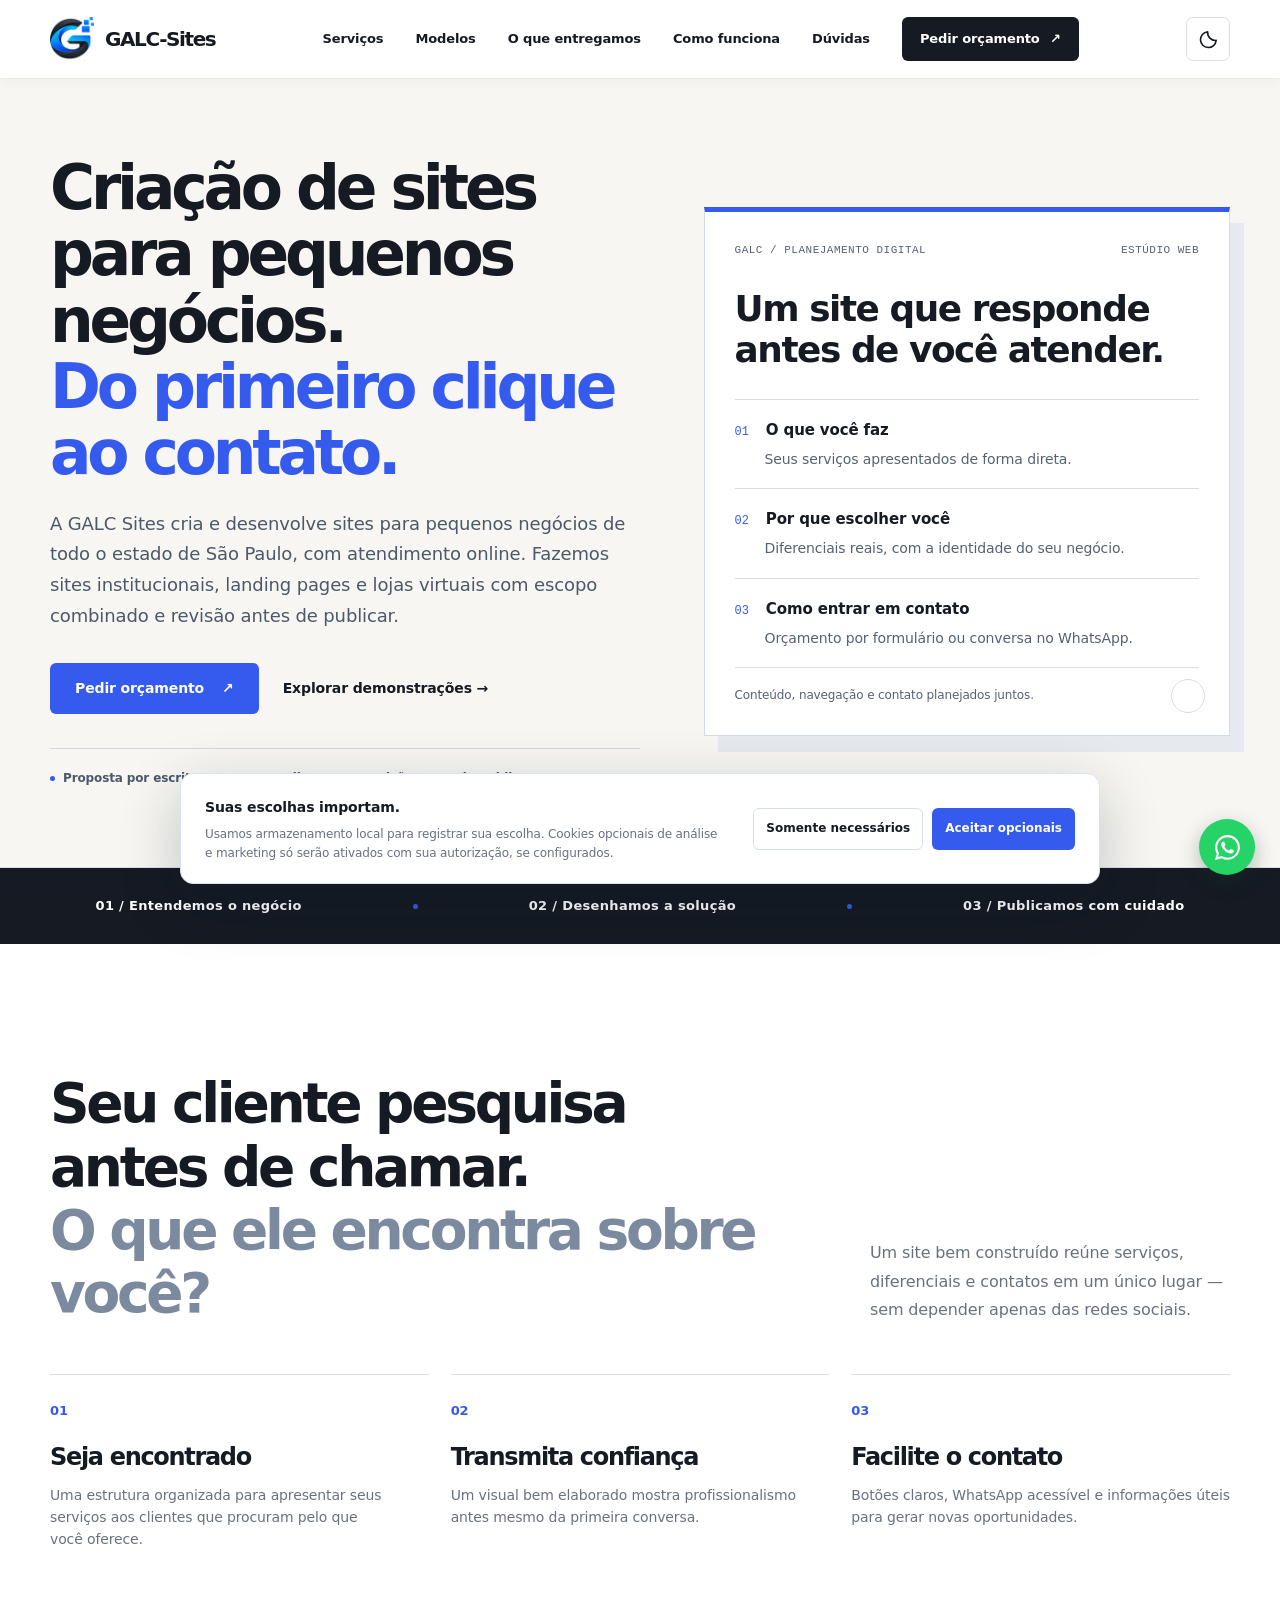
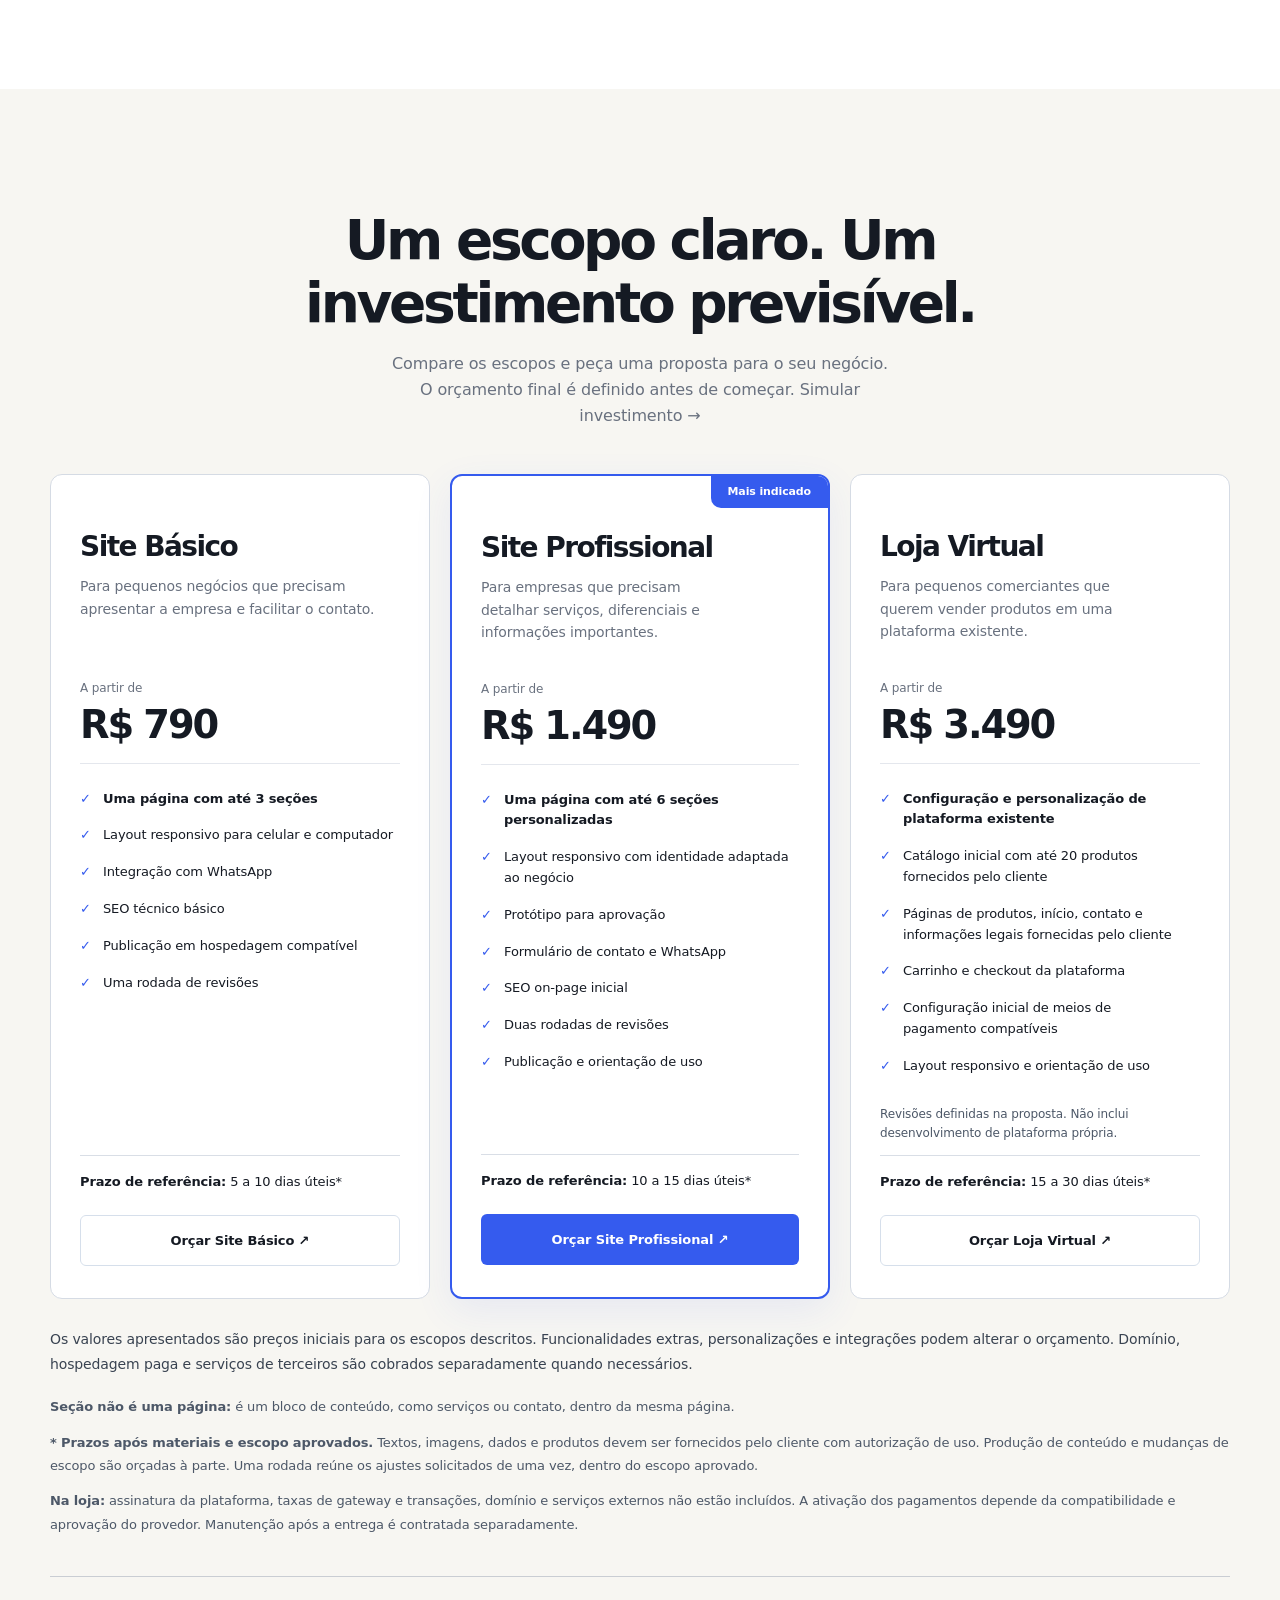
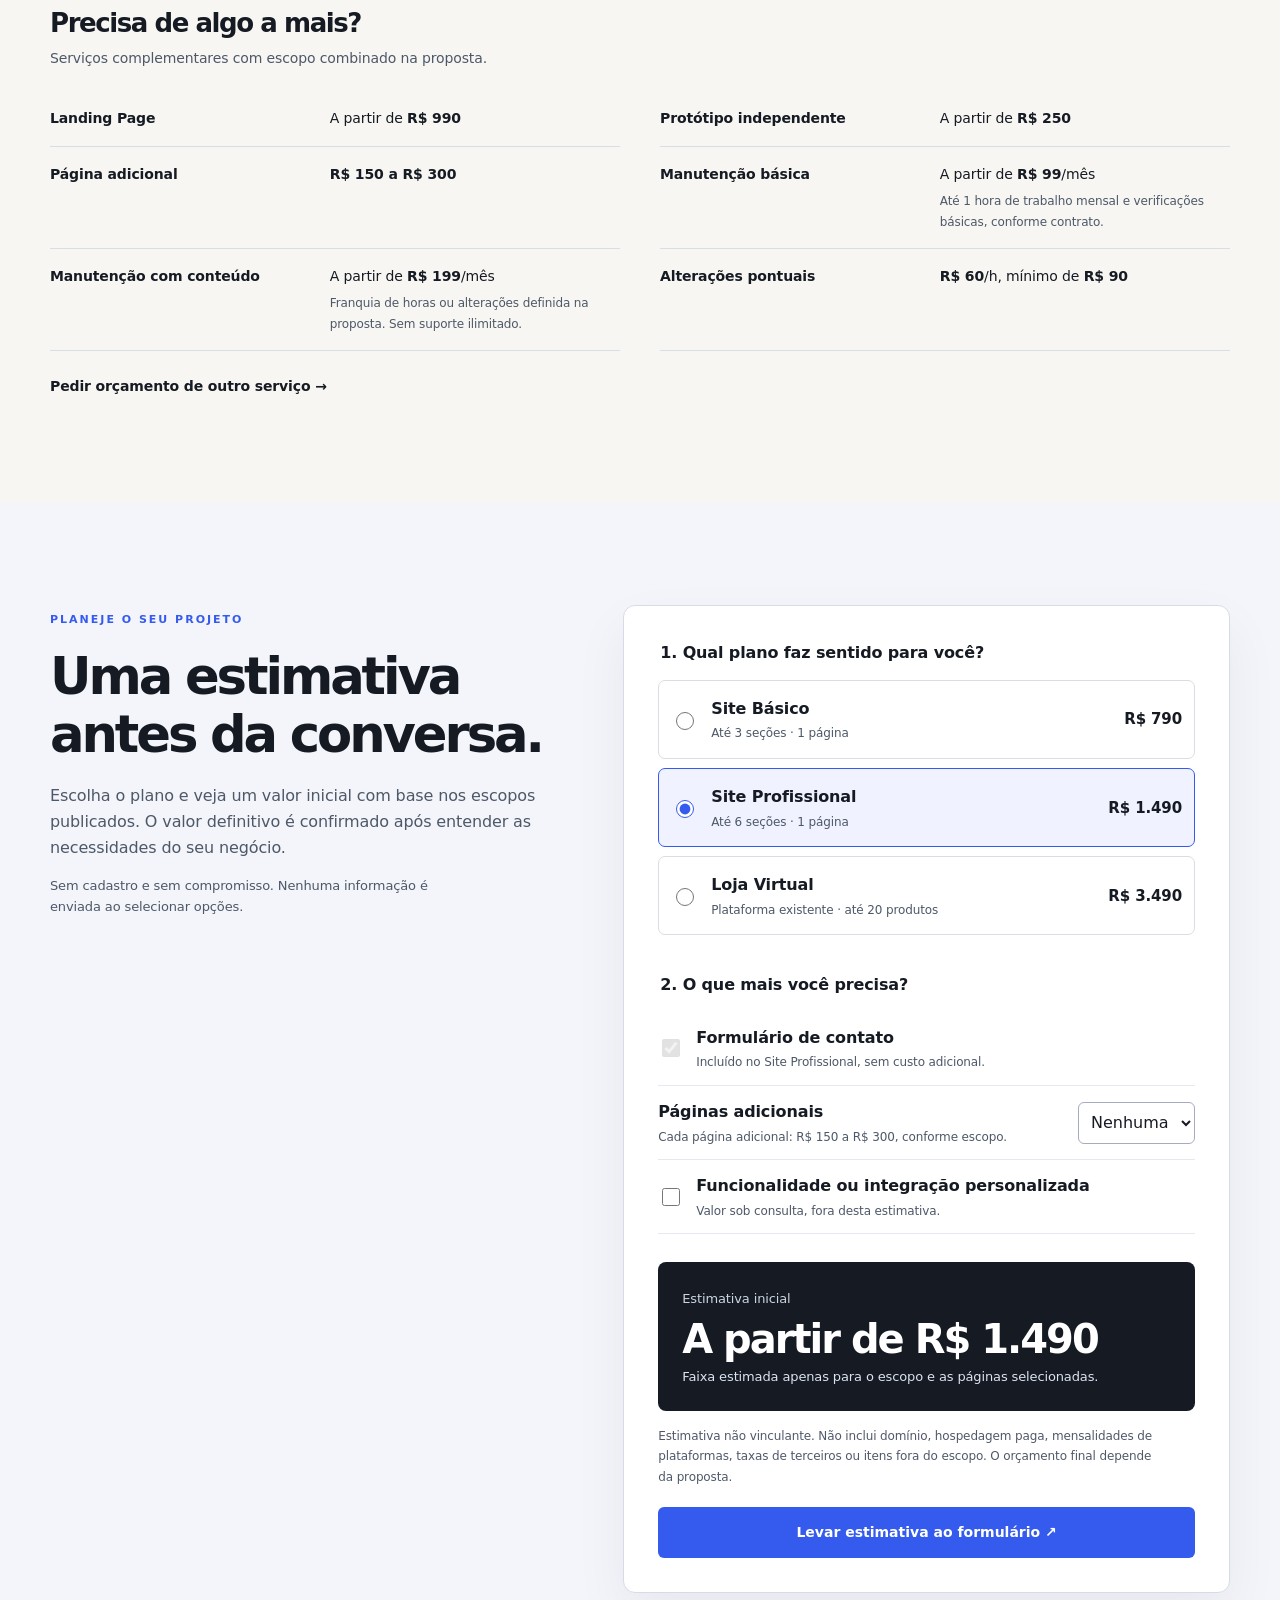
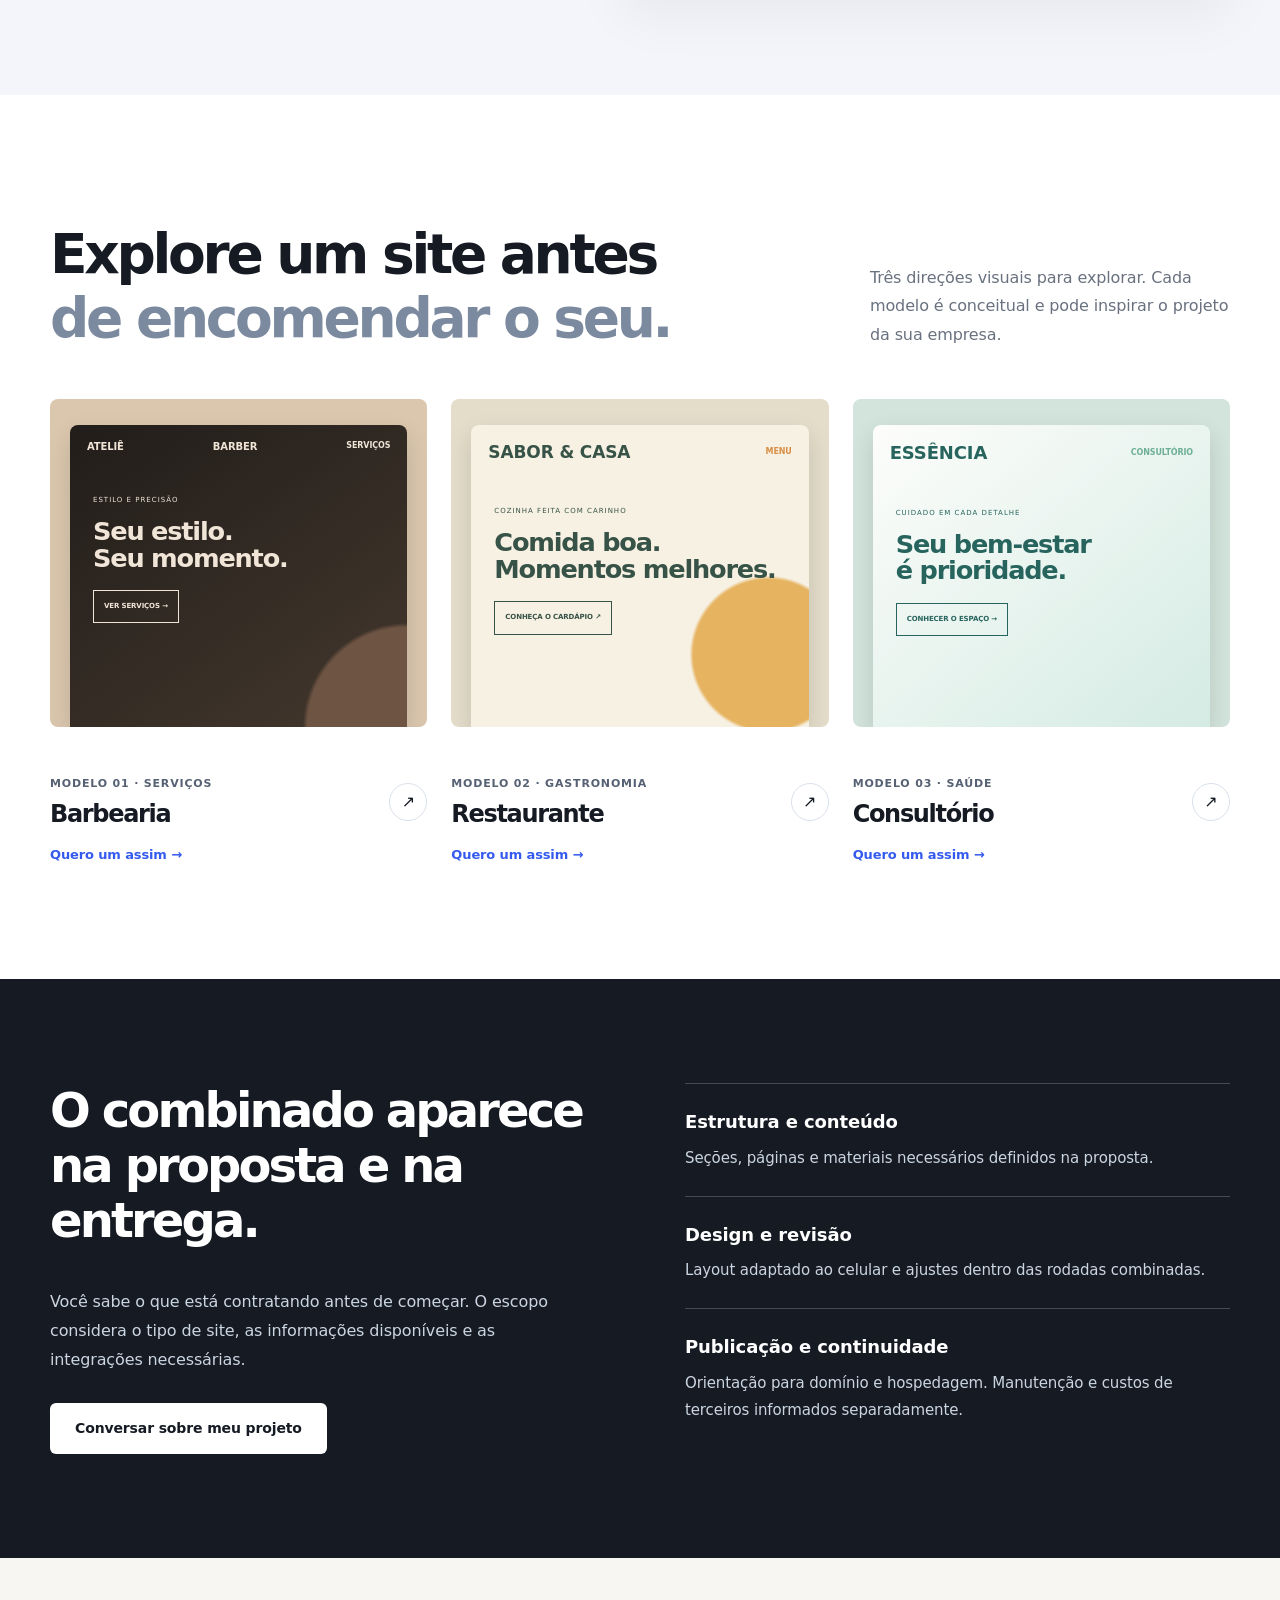
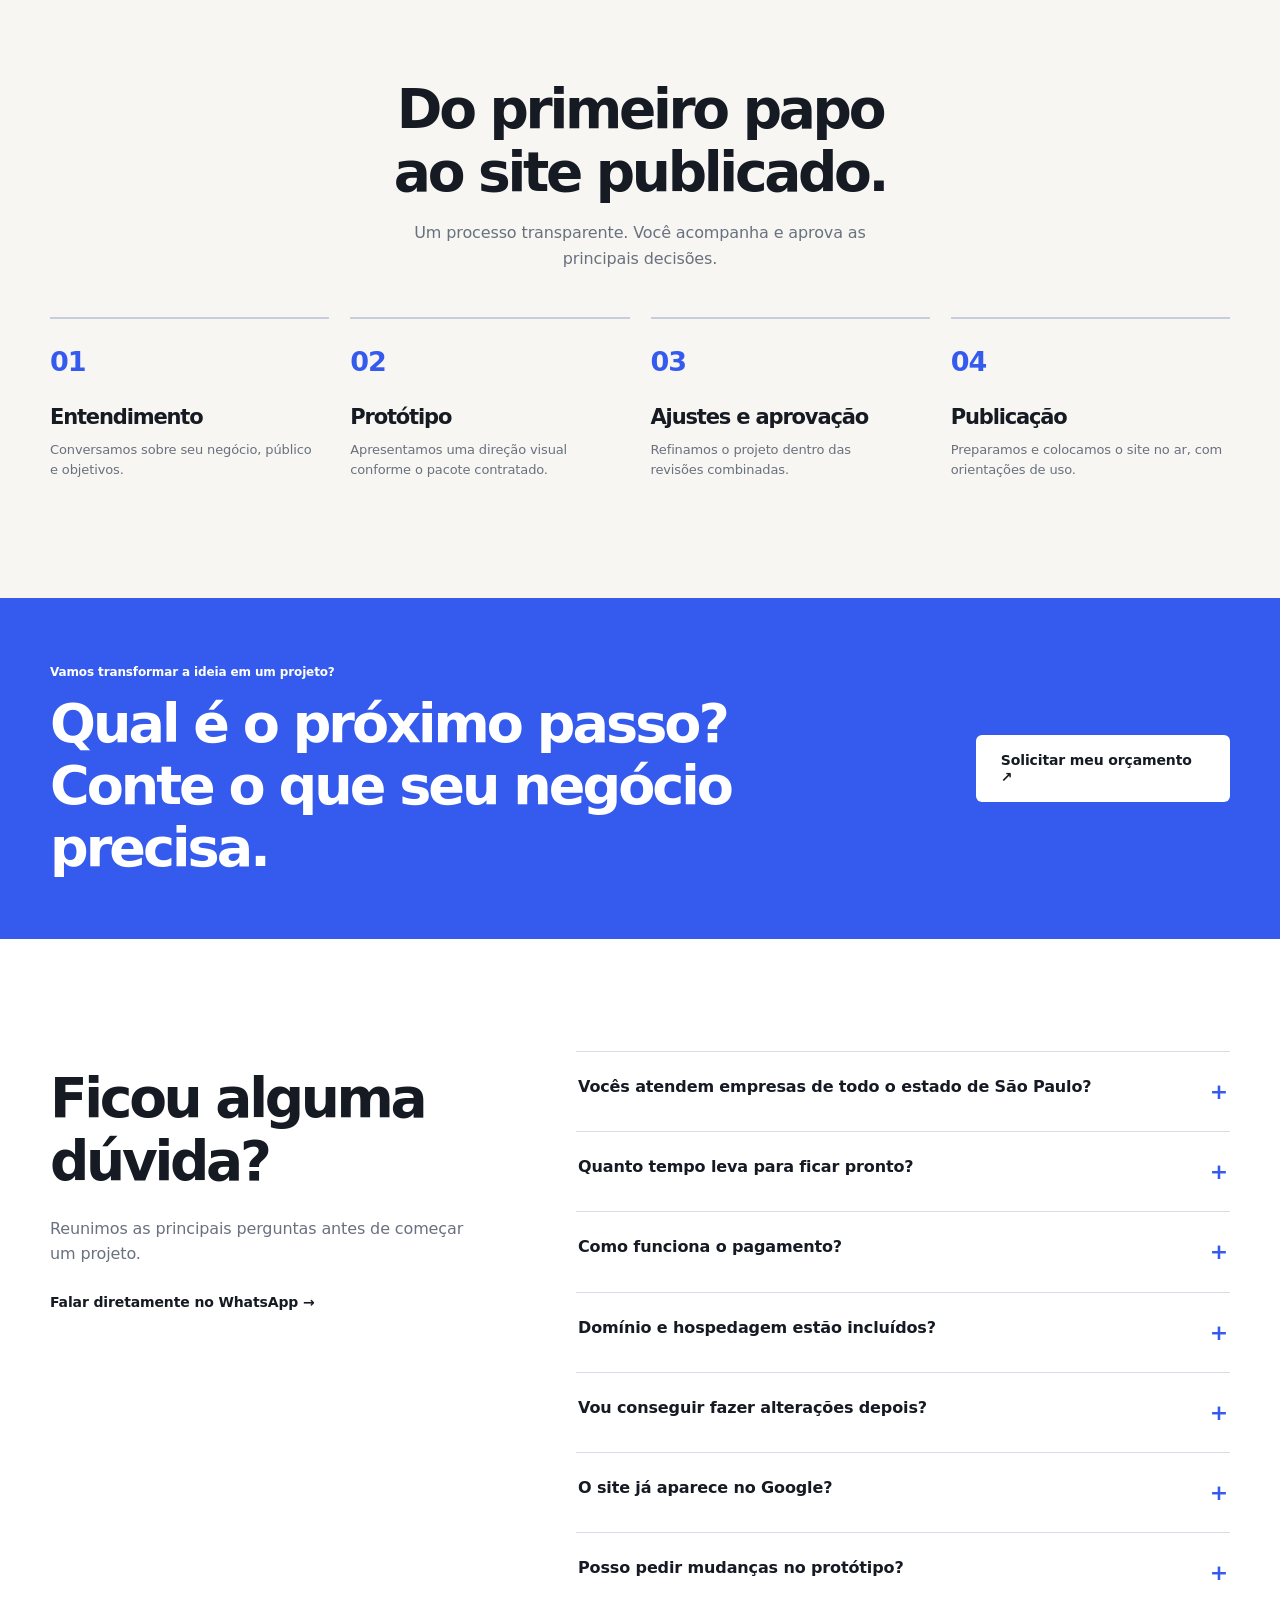
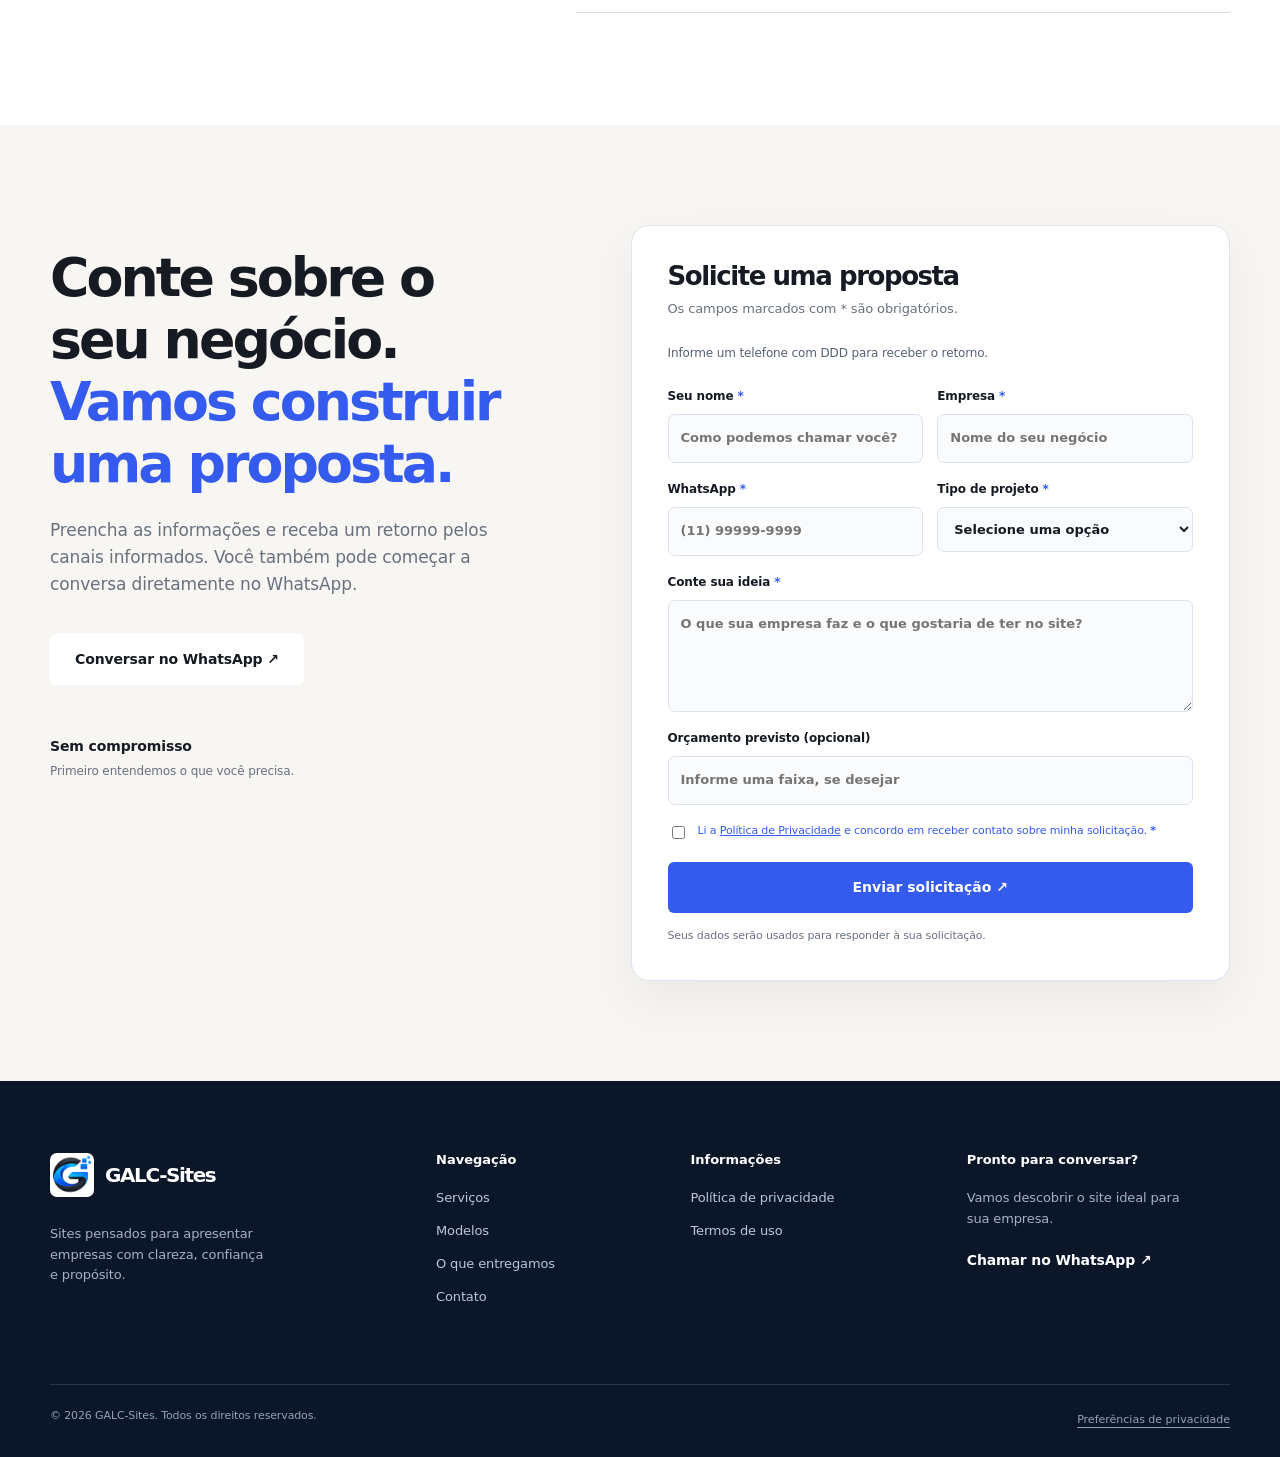
<file: index.html>
<!doctype html>
<html lang="pt-BR">
<head>
<meta charset="utf-8"><meta name="viewport" content="width=device-width,initial-scale=1">
<title>Criação de sites para pequenos negócios em SP | GALC Sites</title>
<meta name="description" content="A GALC Sites cria sites institucionais, landing pages e lojas virtuais para pequenos negócios de todo o estado de São Paulo, com atendimento online.">
<meta name="theme-color" content="#151a23"><meta name="robots" content="index,follow">
<link rel="canonical" href="https://galsites.pages.dev/">
<meta property="og:type" content="website"><meta property="og:locale" content="pt_BR"><meta property="og:site_name" content="GALC-Sites"><meta property="og:title" content="Criação de sites para pequenos negócios em SP | GALC Sites"><meta property="og:description" content="A GALC Sites cria sites institucionais, landing pages e lojas virtuais para pequenos negócios de todo o estado de São Paulo, com atendimento online."><meta property="og:url" content="https://galsites.pages.dev/"><meta property="og:image" content="https://galsites.pages.dev/img/og-image-v25.png">
<meta property="og:image:width" content="1200"><meta property="og:image:height" content="630"><meta property="og:image:alt" content="GALC-Sites. Sites para pequenos negócios. Escopo claro, contato direto."><meta name="twitter:card" content="summary_large_image"><meta name="twitter:title" content="Criação de sites para pequenos negócios em SP | GALC Sites"><meta name="twitter:description" content="A GALC Sites cria sites institucionais, landing pages e lojas virtuais para pequenos negócios de todo o estado de São Paulo, com atendimento online."><meta name="twitter:image" content="https://galsites.pages.dev/img/og-image-v25.png"><meta name="twitter:image:alt" content="GALC-Sites. Sites para pequenos negócios. Escopo claro, contato direto.">
<link rel="icon" type="image/png" sizes="32x32" href="img/favicon-v25-32.png"><link rel="icon" type="image/png" sizes="64x64" href="img/favicon-v25-64.png"><link rel="apple-touch-icon" sizes="180x180" href="img/apple-touch-icon-v25.png"><script src="js/theme.js"></script><link rel="stylesheet" href="css/style.css"><link rel="stylesheet" href="css/theme.css"><script defer src="js/config.js"></script><script defer src="js/section-scroll.js"></script>
<script defer src="js/main.js"></script><script defer src="js/simulator.js"></script>
<script type="application/ld+json">
{"@context":"https://schema.org","@graph":[
{"@type":"Organization","@id":"https://galsites.pages.dev/#organization","name":"GALC-Sites","url":"https://galsites.pages.dev/","logo":"https://galsites.pages.dev/img/galc-logo-icon-512.png"},
{"@type":"WebSite","@id":"https://galsites.pages.dev/#website","url":"https://galsites.pages.dev/","name":"GALC-Sites","inLanguage":"pt-BR","publisher":{"@id":"https://galsites.pages.dev/#organization"}},
{"@type":"Service","@id":"https://galsites.pages.dev/#servico","name":"Criação de sites para pequenos negócios","description":"Desenvolvimento de sites institucionais, landing pages, lojas virtuais e manutenção conforme escopo aprovado.","url":"https://galsites.pages.dev/","provider":{"@id":"https://galsites.pages.dev/#organization"},"serviceType":["Sites institucionais","Landing pages","Lojas virtuais","Manutenção de sites"],"areaServed":{"@type":"AdministrativeArea","name":"Estado de São Paulo, Brasil"}}
]}
</script>
<!-- GA4 e Meta Pixel: implemente os scripts SOMENTE após consentimento explícito, conforme README. -->
</head>
<body>
<a class="skip" href="#conteudo">Pular para o conteúdo</a>
<header class="header" id="topo"><div class="container header-inner"><a href="#topo" class="brand" aria-label="GALC-Sites, início"><img class="brand-logo" src="img/galc-symbol-v25-96.png" width="44" height="44" alt="" decoding="async"><span data-brand>GALC-Sites</span></a><nav class="nav" id="mainNav" aria-label="Navegação principal"><a href="#servicos">Serviços</a><a href="#modelos">Modelos</a><a href="#portfolio">O que entregamos</a><a href="#processo">Como funciona</a><a href="#faq">Dúvidas</a><a href="#contato" class="nav-cta">Pedir orçamento <span aria-hidden="true">↗</span></a></nav><div class="header-controls"><button type="button" class="theme-toggle" id="themeToggle" aria-label="Ativar tema escuro" aria-pressed="false" title="Ativar tema escuro" hidden><svg class="theme-moon" viewBox="0 0 24 24" aria-hidden="true"><path d="M20.8 13A9 9 0 0 1 11 3.2 9 9 0 1 0 20.8 13Z"/></svg><svg class="theme-sun" viewBox="0 0 24 24" aria-hidden="true"><circle cx="12" cy="12" r="4"/><path d="M12 2v2m0 16v2M2 12h2m16 0h2M5 5l1.4 1.4m11.2 11.2L19 19M5 19l1.4-1.4M17.6 6.4 19 5"/></svg></button><button class="mobile-toggle" id="menuToggle" aria-expanded="false" aria-controls="mainNav" aria-label="Abrir menu"><span></span><span></span><span></span></button></div></div></header>
<main id="conteudo">
<section class="hero section"><div class="container hero-grid"><div class="hero-copy"><h1>Criação de sites para pequenos negócios.<br><em>Do primeiro clique ao contato.</em></h1><p>A GALC Sites cria e desenvolve sites para pequenos negócios de todo o estado de São Paulo, com atendimento online. Fazemos sites institucionais, landing pages e lojas virtuais com escopo combinado e revisão antes de publicar.</p><div class="hero-actions"><a class="button primary whatsapp-link" data-message="Olá! Quero criar um site profissional para minha empresa." href="#contato">Pedir orçamento <span aria-hidden="true">↗</span></a><a class="text-link" href="#modelos">Explorar demonstrações <span aria-hidden="true">→</span></a></div><div class="hero-trust"><span>Proposta por escrito</span><span>Contato direto</span><span>Revisão antes de publicar</span></div></div><aside class="project-sheet" aria-label="Como planejamos seu site"><div class="sheet-top"><span>GALC / PLANEJAMENTO DIGITAL</span><span aria-hidden="true">ESTÚDIO WEB</span></div><h2>Um site que responde<br>antes de você atender.</h2><dl><div><dt><span>01</span> O que você faz</dt><dd>Seus serviços apresentados de forma direta.</dd></div><div><dt><span>02</span> Por que escolher você</dt><dd>Diferenciais reais, com a identidade do seu negócio.</dd></div><div><dt><span>03</span> Como entrar em contato</dt><dd>Orçamento por formulário ou conversa no WhatsApp.</dd></div></dl><p class="sheet-note">Conteúdo, navegação e contato planejados juntos.</p></aside></div></section>
<section class="proof-strip" aria-label="Benefícios"><div class="container proof-inner"><span>01 / Entendemos o negócio</span><span class="proof-sep"></span><span>02 / Desenhamos a solução</span><span class="proof-sep"></span><span>03 / Publicamos com cuidado</span></div></section>
<section class="section section-space" id="solucao"><div class="container"><div class="section-header"><div><h2>Seu cliente pesquisa antes de chamar.<br><span class="muted-head">O que ele encontra sobre você?</span></h2></div><p>Um site bem construído reúne serviços, diferenciais e contatos em um único lugar — sem depender apenas das redes sociais.</p></div><div class="benefit-grid"><article class="benefit"><span class="benefit-icon">01</span><h3>Seja encontrado</h3><p>Uma estrutura organizada para apresentar seus serviços aos clientes que procuram pelo que você oferece.</p></article><article class="benefit"><span class="benefit-icon">02</span><h3>Transmita confiança</h3><p>Um visual bem elaborado mostra profissionalismo antes mesmo da primeira conversa.</p></article><article class="benefit"><span class="benefit-icon">03</span><h3>Facilite o contato</h3><p>Botões claros, WhatsApp acessível e informações úteis para gerar novas oportunidades.</p></article></div></div></section>
<section class="section section-soft" id="servicos"><div class="container">
<div class="center-head"><h2>Um escopo claro. Um investimento previsível.</h2><p>Compare os escopos e peça uma proposta para o seu negócio. O orçamento final é definido antes de começar. <a href="#simulador">Simular investimento →</a></p></div>
<div class="plans">
<article class="plan" aria-labelledby="plan-basic"><div class="plan-top"><h3 id="plan-basic">Site Básico</h3><p>Para pequenos negócios que precisam apresentar a empresa e facilitar o contato.</p></div><div class="price"><small>A partir de</small><strong data-price="basic">Sob consulta</strong></div><ul><li><strong>Uma página com até 3 seções</strong></li><li>Layout responsivo para celular e computador</li><li>Integração com WhatsApp</li><li>SEO técnico básico</li><li>Publicação em hospedagem compatível</li><li>Uma rodada de revisões</li></ul><p class="plan-timing"><strong>Prazo de referência:</strong> 5 a 10 dias úteis*</p><a href="#contato" class="button outline plan-action" data-plan="Site Básico">Orçar Site Básico ↗</a></article>
<article class="plan featured" aria-labelledby="plan-pro"><div class="featured-ribbon">Mais indicado</div><div class="plan-top"><h3 id="plan-pro">Site Profissional</h3><p>Para empresas que precisam detalhar serviços, diferenciais e informações importantes.</p></div><div class="price"><small>A partir de</small><strong data-price="pro">Sob consulta</strong></div><ul><li><strong>Uma página com até 6 seções personalizadas</strong></li><li>Layout responsivo com identidade adaptada ao negócio</li><li>Protótipo para aprovação</li><li>Formulário de contato e WhatsApp</li><li>SEO on-page inicial</li><li>Duas rodadas de revisões</li><li>Publicação e orientação de uso</li></ul><p class="plan-timing"><strong>Prazo de referência:</strong> 10 a 15 dias úteis*</p><a href="#contato" class="button primary plan-action" data-plan="Site Profissional">Orçar Site Profissional ↗</a></article>
<article class="plan" aria-labelledby="plan-store"><div class="plan-top"><h3 id="plan-store">Loja Virtual</h3><p>Para pequenos comerciantes que querem vender produtos em uma plataforma existente.</p></div><div class="price"><small>A partir de</small><strong data-price="store">Sob consulta</strong></div><ul><li><strong>Configuração e personalização de plataforma existente</strong></li><li>Catálogo inicial com até 20 produtos fornecidos pelo cliente</li><li>Páginas de produtos, início, contato e informações legais fornecidas pelo cliente</li><li>Carrinho e checkout da plataforma</li><li>Configuração inicial de meios de pagamento compatíveis</li><li>Layout responsivo e orientação de uso</li></ul><p class="plan-limit">Revisões definidas na proposta. Não inclui desenvolvimento de plataforma própria.</p><p class="plan-timing"><strong>Prazo de referência:</strong> 15 a 30 dias úteis*</p><a href="#contato" class="button outline plan-action" data-plan="Loja Virtual">Orçar Loja Virtual ↗</a></article>
</div>
<p class="pricing-conditions">Os valores apresentados são preços iniciais para os escopos descritos. Funcionalidades extras, personalizações e integrações podem alterar o orçamento. Domínio, hospedagem paga e serviços de terceiros são cobrados separadamente quando necessários.</p>
<div class="scope-notes"><p><strong>Seção não é uma página:</strong> é um bloco de conteúdo, como serviços ou contato, dentro da mesma página.</p><p><strong>* Prazos após materiais e escopo aprovados.</strong> Textos, imagens, dados e produtos devem ser fornecidos pelo cliente com autorização de uso. Produção de conteúdo e mudanças de escopo são orçadas à parte. Uma rodada reúne os ajustes solicitados de uma vez, dentro do escopo aprovado.</p><p><strong>Na loja:</strong> assinatura da plataforma, taxas de gateway e transações, domínio e serviços externos não estão incluídos. A ativação dos pagamentos depende da compatibilidade e aprovação do provedor. Manutenção após a entrega é contratada separadamente.</p></div>
<section class="extra-services" aria-labelledby="extras-title"><div><h3 id="extras-title">Precisa de algo a mais?</h3><p>Serviços complementares com escopo combinado na proposta.</p></div><dl class="extras-list">
<div><dt>Landing Page</dt><dd>A partir de <strong data-price="landing">Sob consulta</strong></dd></div>
<div><dt>Protótipo independente</dt><dd>A partir de <strong data-price="prototype">Sob consulta</strong></dd></div>
<div><dt>Página adicional</dt><dd><strong data-price="additionalPage">Sob consulta</strong></dd></div>
<div><dt>Manutenção básica</dt><dd>A partir de <strong data-price="maintenanceBasic">Sob consulta</strong>/mês<small>Até 1 hora de trabalho mensal e verificações básicas, conforme contrato.</small></dd></div>
<div><dt>Manutenção com conteúdo</dt><dd>A partir de <strong data-price="maintenanceContent">Sob consulta</strong>/mês<small>Franquia de horas ou alterações definida na proposta. Sem suporte ilimitado.</small></dd></div>
<div><dt>Alterações pontuais</dt><dd><strong data-price="hourly">Sob consulta</strong>/h, mínimo de <strong data-price="minimumChange">Sob consulta</strong></dd></div>
</dl><a href="#contato" class="text-link plan-action" data-plan="Serviços complementares">Pedir orçamento de outro serviço →</a></section>
</div></section>
<section class="section quote-simulator" id="simulador" aria-labelledby="sim-title"><div class="container sim-grid">
<div class="sim-intro"><span class="kicker">PLANEJE O SEU PROJETO</span><h2 id="sim-title">Uma estimativa antes da conversa.</h2><p>Escolha o plano e veja um valor inicial com base nos escopos publicados. O valor definitivo é confirmado após entender as necessidades do seu negócio.</p><p class="sim-note">Sem cadastro e sem compromisso. Nenhuma informação é enviada ao selecionar opções.</p></div>
<div class="sim-card" id="quoteSimulator">
<fieldset class="sim-plans"><legend>1. Qual plano faz sentido para você?</legend>
<label><input type="radio" name="sim_plan" value="basic"><span><strong>Site Básico</strong><small>Até 3 seções · 1 página</small></span><b>R$ 790</b></label>
<label><input type="radio" name="sim_plan" value="pro" checked><span><strong>Site Profissional</strong><small>Até 6 seções · 1 página</small></span><b>R$ 1.490</b></label>
<label><input type="radio" name="sim_plan" value="store"><span><strong>Loja Virtual</strong><small>Plataforma existente · até 20 produtos</small></span><b>R$ 3.490</b></label>
</fieldset>
<fieldset class="sim-extras"><legend>2. O que mais você precisa?</legend>
<label class="sim-check"><input type="checkbox" id="simContactForm" checked disabled><span><strong>Formulário de contato</strong><small id="simFormNote">Incluído no Site Profissional, sem custo adicional.</small></span></label>
<label class="sim-pages-label" for="simExtraPages"><span><strong>Páginas adicionais</strong><small id="simPagesNote">Cada página adicional: R$ 150 a R$ 300, conforme escopo.</small></span><select id="simExtraPages" aria-describedby="simPagesNote"><option value="0">Nenhuma</option><option value="1">1 página</option><option value="2">2 páginas</option><option value="3">3 páginas</option></select></label>
<label class="sim-check"><input type="checkbox" id="simCustom"><span><strong>Funcionalidade ou integração personalizada</strong><small>Valor sob consulta, fora desta estimativa.</small></span></label>
</fieldset>
<div class="sim-result" aria-live="polite" aria-atomic="true"><span>Estimativa inicial</span><strong id="simEstimate">R$ 1.490</strong><p id="simDetail">Plano Profissional, com formulário incluído.</p></div>
<p class="sim-disclaimer">Estimativa não vinculante. Não inclui domínio, hospedagem paga, mensalidades de plataformas, taxas de terceiros ou itens fora do escopo. O orçamento final depende da proposta.</p>
<button class="button primary" id="simSend" type="button">Levar estimativa ao formulário ↗</button>
</div></div></section>
<section class="section section-space" id="modelos"><div class="container"><div class="section-header"><div><h2>Explore um site antes<br><span class="muted-head">de encomendar o seu.</span></h2></div><p>Três direções visuais para explorar. Cada modelo é conceitual e pode inspirar o projeto da sua empresa.</p></div><div class="showcase-grid"><article class="showcase"><a href="demos/barbearia" class="showcase-visual visual-barber" target="_blank" rel="noopener"><div class="mini-page mini-barber"><div class="mini-head">ATELIÊ <b>BARBER</b><span>SERVIÇOS</span></div><div class="mini-center"><small>ESTILO E PRECISÃO</small><strong>Seu estilo.<br>Seu momento.</strong><span>VER SERVIÇOS →</span></div></div></a><div class="showcase-meta"><div><span class="case-type">MODELO 01 · SERVIÇOS</span><h3>Barbearia</h3></div><a href="demos/barbearia" target="_blank" rel="noopener" class="round-arrow" aria-label="Visualizar modelo de barbearia">↗</a></div><a href="#contato" class="case-cta plan-action" data-plan="Modelo Barbearia">Quero um assim →</a></article><article class="showcase"><a href="demos/restaurante" class="showcase-visual visual-food" target="_blank" rel="noopener"><div class="mini-page mini-food"><div class="mini-head">SABOR &amp; CASA<span>MENU</span></div><div class="mini-center"><small>COZINHA FEITA COM CARINHO</small><strong>Comida boa.<br>Momentos melhores.</strong><span>CONHEÇA O CARDÁPIO ↗</span></div></div></a><div class="showcase-meta"><div><span class="case-type">MODELO 02 · GASTRONOMIA</span><h3>Restaurante</h3></div><a href="demos/restaurante" target="_blank" rel="noopener" class="round-arrow" aria-label="Visualizar modelo de restaurante">↗</a></div><a href="#contato" class="case-cta plan-action" data-plan="Modelo Restaurante">Quero um assim →</a></article><article class="showcase"><a href="demos/consultorio" class="showcase-visual visual-health" target="_blank" rel="noopener"><div class="mini-page mini-health"><div class="mini-head">ESSÊNCIA<span>CONSULTÓRIO</span></div><div class="mini-center"><small>CUIDADO EM CADA DETALHE</small><strong>Seu bem-estar<br>é prioridade.</strong><span>CONHECER O ESPAÇO →</span></div></div></a><div class="showcase-meta"><div><span class="case-type">MODELO 03 · SAÚDE</span><h3>Consultório</h3></div><a href="demos/consultorio" target="_blank" rel="noopener" class="round-arrow" aria-label="Visualizar modelo de consultório">↗</a></div><a href="#contato" class="case-cta plan-action" data-plan="Modelo Consultório">Quero um assim →</a></article></div></div></section>
<section class="section dark-section" id="portfolio"><div class="container delivery-grid"><div><h2>O combinado aparece<br>na proposta e na entrega.</h2><p>Você sabe o que está contratando antes de começar. O escopo considera o tipo de site, as informações disponíveis e as integrações necessárias.</p><a href="#contato" class="button light-button">Conversar sobre meu projeto</a></div><dl class="delivery-list"><div><dt>Estrutura e conteúdo</dt><dd>Seções, páginas e materiais necessários definidos na proposta.</dd></div><div><dt>Design e revisão</dt><dd>Layout adaptado ao celular e ajustes dentro das rodadas combinadas.</dd></div><div><dt>Publicação e continuidade</dt><dd>Orientação para domínio e hospedagem. Manutenção e custos de terceiros informados separadamente.</dd></div></dl></div></section>

<section class="section section-soft" id="processo"><div class="container"><div class="center-head"><h2>Do primeiro papo ao site publicado.</h2><p>Um processo transparente. Você acompanha e aprova as principais decisões.</p></div><div class="steps"><article><span>01</span><h3>Entendimento</h3><p>Conversamos sobre seu negócio, público e objetivos.</p></article><article><span>02</span><h3>Protótipo</h3><p>Apresentamos uma direção visual conforme o pacote contratado.</p></article><article><span>03</span><h3>Ajustes e aprovação</h3><p>Refinamos o projeto dentro das revisões combinadas.</p></article><article><span>04</span><h3>Publicação</h3><p>Preparamos e colocamos o site no ar, com orientações de uso.</p></article></div></div></section>
<section class="section cta-band"><div class="container cta-inner"><div><span>Vamos transformar a ideia em um projeto?</span><h2>Qual é o próximo passo?<br>Conte o que seu negócio precisa.</h2></div><a href="#contato" class="button light-button">Solicitar meu orçamento ↗</a></div></section>
<section class="section section-space" id="faq"><div class="container faq-grid"><div><h2>Ficou alguma dúvida?</h2><p class="faq-lead">Reunimos as principais perguntas antes de começar um projeto.</p><a class="text-link whatsapp-link" data-message="Olá! Tenho uma dúvida sobre os sites." href="#contato">Falar diretamente no WhatsApp →</a></div><div class="faq-list"><details><summary>Vocês atendem empresas de todo o estado de São Paulo?<span>+</span></summary><p>Sim. O atendimento é online para empresas de todo o estado de São Paulo. O escopo, os materiais e as etapas são combinados antes do início do projeto.</p></details><details><summary>Quanto tempo leva para ficar pronto?<span>+</span></summary><p>Consulte os prazos de referência nos planos. A contagem começa após recebermos os materiais e aprovarmos o escopo. A previsão final e o calendário de revisões são registrados na proposta.</p></details><details><summary>Como funciona o pagamento?<span>+</span></summary><p>As condições e etapas de pagamento são definidas na proposta comercial, antes do início do projeto.</p></details><details><summary>Domínio e hospedagem estão incluídos?<span>+</span></summary><p>Os custos de domínio, hospedagem e serviços externos são apresentados separadamente quando necessários. Podemos orientar opções gratuitas para sites estáticos.</p></details><details><summary>Vou conseguir fazer alterações depois?<span>+</span></summary><p>Sim, por meio de um serviço de manutenção ou entregas pontuais. O formato e o custo dependem da tecnologia e do pacote contratado.</p></details><details><summary>O site já aparece no Google?<span>+</span></summary><p>Preparamos a estrutura básica de SEO, mas a indexação e a posição nos resultados dependem do Google e não podem ser garantidas.</p></details><details><summary>Posso pedir mudanças no protótipo?<span>+</span></summary><p>O Básico inclui uma rodada e o Profissional, duas. Cada rodada reúne uma lista de ajustes dentro do escopo aprovado. Na loja, as revisões são definidas na proposta. Novas páginas, funcionalidades ou mudanças de direção são orçadas separadamente.</p></details></div></div></section>
<section class="section contact-section" id="contato"><div class="container contact-grid"><div class="contact-copy"><h2>Conte sobre o seu negócio.<br><em>Vamos construir uma proposta.</em></h2><p>Preencha as informações e receba um retorno pelos canais informados. Você também pode começar a conversa diretamente no WhatsApp.</p><a class="button whatsapp-outline whatsapp-link" data-message="Olá! Gostaria de pedir um orçamento para criar meu site." href="#contato">Conversar no WhatsApp ↗</a><div class="contact-note"><div><strong>Sem compromisso</strong><p>Primeiro entendemos o que você precisa.</p></div></div></div><form aria-label="Solicitar orçamento" id="contactForm" class="contact-form" action="https://api.web3forms.com/submit" method="POST"><h3>Solicite uma proposta</h3><p>Os campos marcados com * são obrigatórios.</p><p id="phoneHint" class="phone-hint">Informe um telefone com DDD para receber o retorno.</p><input type="hidden" name="access_key" id="formAccessKey" value=""><input type="hidden" name="subject" value="Novo orçamento pelo site"><input type="hidden" name="simulacao_orcamento" id="simQuoteSummary" value=""><input type="checkbox" name="botcheck" tabindex="-1" autocomplete="off" class="honeypot" aria-hidden="true"><div class="form-row"><label><span class="field-label">Seu nome <b aria-hidden="true">*</b></span><input name="name" type="text" autocomplete="name" maxlength="100" required placeholder="Como podemos chamar você?"></label><label><span class="field-label">Empresa <b aria-hidden="true">*</b></span><input name="empresa" type="text" maxlength="120" required placeholder="Nome do seu negócio"></label></div><div class="form-row"><label><span class="field-label">WhatsApp <b aria-hidden="true">*</b></span><input name="whatsapp" type="tel" aria-describedby="phoneHint" autocomplete="tel" inputmode="tel" maxlength="22" required placeholder="(11) 99999-9999"></label><label><span class="field-label">Tipo de projeto <b aria-hidden="true">*</b></span><select id="projectType" name="tipo_projeto" required><option value="" selected disabled>Selecione uma opção</option><option>Site Básico</option><option>Site Profissional</option><option>Loja Virtual</option><option>Landing Page</option><option>Manutenção</option><option>Protótipo independente</option><option>Página adicional</option><option>Alterações pontuais</option><option>Serviços complementares</option><option>Outro / Não sei ainda</option></select></label></div><label><span class="field-label">Conte sua ideia <b aria-hidden="true">*</b></span><textarea name="message" rows="4" maxlength="2000" required placeholder="O que sua empresa faz e o que gostaria de ter no site?"></textarea></label><label><span class="field-label">Orçamento previsto (opcional)</span><input name="orcamento_previsto" type="text" maxlength="80" placeholder="Informe uma faixa, se desejar"></label><label class="checkbox-consent"><input type="checkbox" name="consentimento_contato" value="sim" required><span>Li a <a href="/privacidade" target="_blank" rel="noopener">Política de Privacidade</a> e concordo em receber contato sobre minha solicitação. <b>*</b></span></label><button class="button primary submit-btn" type="submit">Enviar solicitação ↗</button><p id="formFeedback" class="form-feedback" role="status" aria-live="polite">Seus dados serão usados para responder à sua solicitação.</p></form></div></section>
</main>
<footer class="footer"><div class="container"><div class="footer-main"><div><a href="#topo" class="brand footer-brand"><img class="brand-logo" src="img/galc-symbol-v25-96.png" width="44" height="44" alt="" decoding="async" loading="lazy"><span data-brand>GALC-Sites</span></a><p>Sites pensados para apresentar empresas com clareza, confiança e propósito.</p></div><div><h3>Navegação</h3><a href="#servicos">Serviços</a><a href="#modelos">Modelos</a><a href="#portfolio">O que entregamos</a><a href="#contato">Contato</a></div><div><h3>Informações</h3><a href="/privacidade">Política de privacidade</a><a href="/termos">Termos de uso</a><a id="footerEmail" hidden>E-mail de contato</a><a href="#" id="instagramLink" rel="noopener" target="_blank" hidden>Instagram ↗</a></div><div><h3>Pronto para conversar?</h3><p>Vamos descobrir o site ideal para sua empresa.</p><a class="footer-talk whatsapp-link" data-message="Olá! Gostaria de falar sobre um novo site." href="#contato">Chamar no WhatsApp ↗</a></div></div><div class="footer-base"><span>© <span id="year">2026</span> <span data-brand>GALC-Sites</span>. Todos os direitos reservados.</span><button type="button" class="footer-consent" id="manageCookies">Preferências de privacidade</button></div></div></footer>
<a href="#contato" class="float-whatsapp whatsapp-link" data-message="Olá! Quero solicitar um orçamento para um site." aria-label="Conversar no WhatsApp"><svg viewBox="0 0 24 24" width="25" height="25" fill="currentColor" aria-hidden="true"><path d="M20.52 3.48A11.82 11.82 0 0 0 12.1 0C5.5 0 .13 5.37.13 11.97c0 2.1.55 4.16 1.6 5.98L0 24l6.22-1.63a11.95 11.95 0 0 0 5.75 1.46h.01c6.6 0 11.97-5.37 11.97-11.97 0-3.2-1.25-6.2-3.43-8.38ZM12 21.8a9.9 9.9 0 0 1-5.04-1.38l-.36-.21-3.74.98 1-3.64-.24-.38A9.82 9.82 0 0 1 2.1 12C2.1 6.54 6.54 2.1 12 2.1a9.8 9.8 0 0 1 6.96 2.89A9.79 9.79 0 0 1 21.85 12c0 5.46-4.44 9.9-9.85 9.9Zm5.43-7.41c-.3-.15-1.76-.87-2.04-.97-.27-.1-.47-.15-.67.15-.2.3-.77.97-.95 1.17-.17.2-.35.22-.65.07-.3-.15-1.25-.46-2.38-1.47-.88-.78-1.47-1.74-1.64-2.04-.17-.3-.02-.46.13-.61.13-.13.3-.35.45-.52.15-.18.2-.3.3-.5.1-.2.05-.37-.02-.52-.07-.15-.67-1.62-.92-2.22-.24-.58-.48-.5-.67-.51h-.57c-.2 0-.52.07-.8.37-.27.3-1.04 1.02-1.04 2.49s1.07 2.89 1.22 3.09c.15.2 2.11 3.22 5.1 4.52.71.31 1.27.49 1.7.63.71.23 1.35.2 1.86.12.57-.09 1.76-.72 2.01-1.42.25-.7.25-1.3.17-1.42-.07-.13-.27-.2-.57-.35Z"/></svg></a>
<div class="cookie-banner" id="cookieBanner" role="dialog" aria-label="Preferências de privacidade" aria-modal="false" hidden><div class="cookie-content"><strong>Suas escolhas importam.</strong><p>Usamos armazenamento local para registrar sua escolha. Cookies opcionais de análise e marketing só serão ativados com sua autorização, se configurados.</p></div><div class="cookie-buttons"><button id="rejectCookies" class="button outline small">Somente necessários</button><button id="acceptCookies" class="button primary small">Aceitar opcionais</button></div></div>
</body></html>
</file>
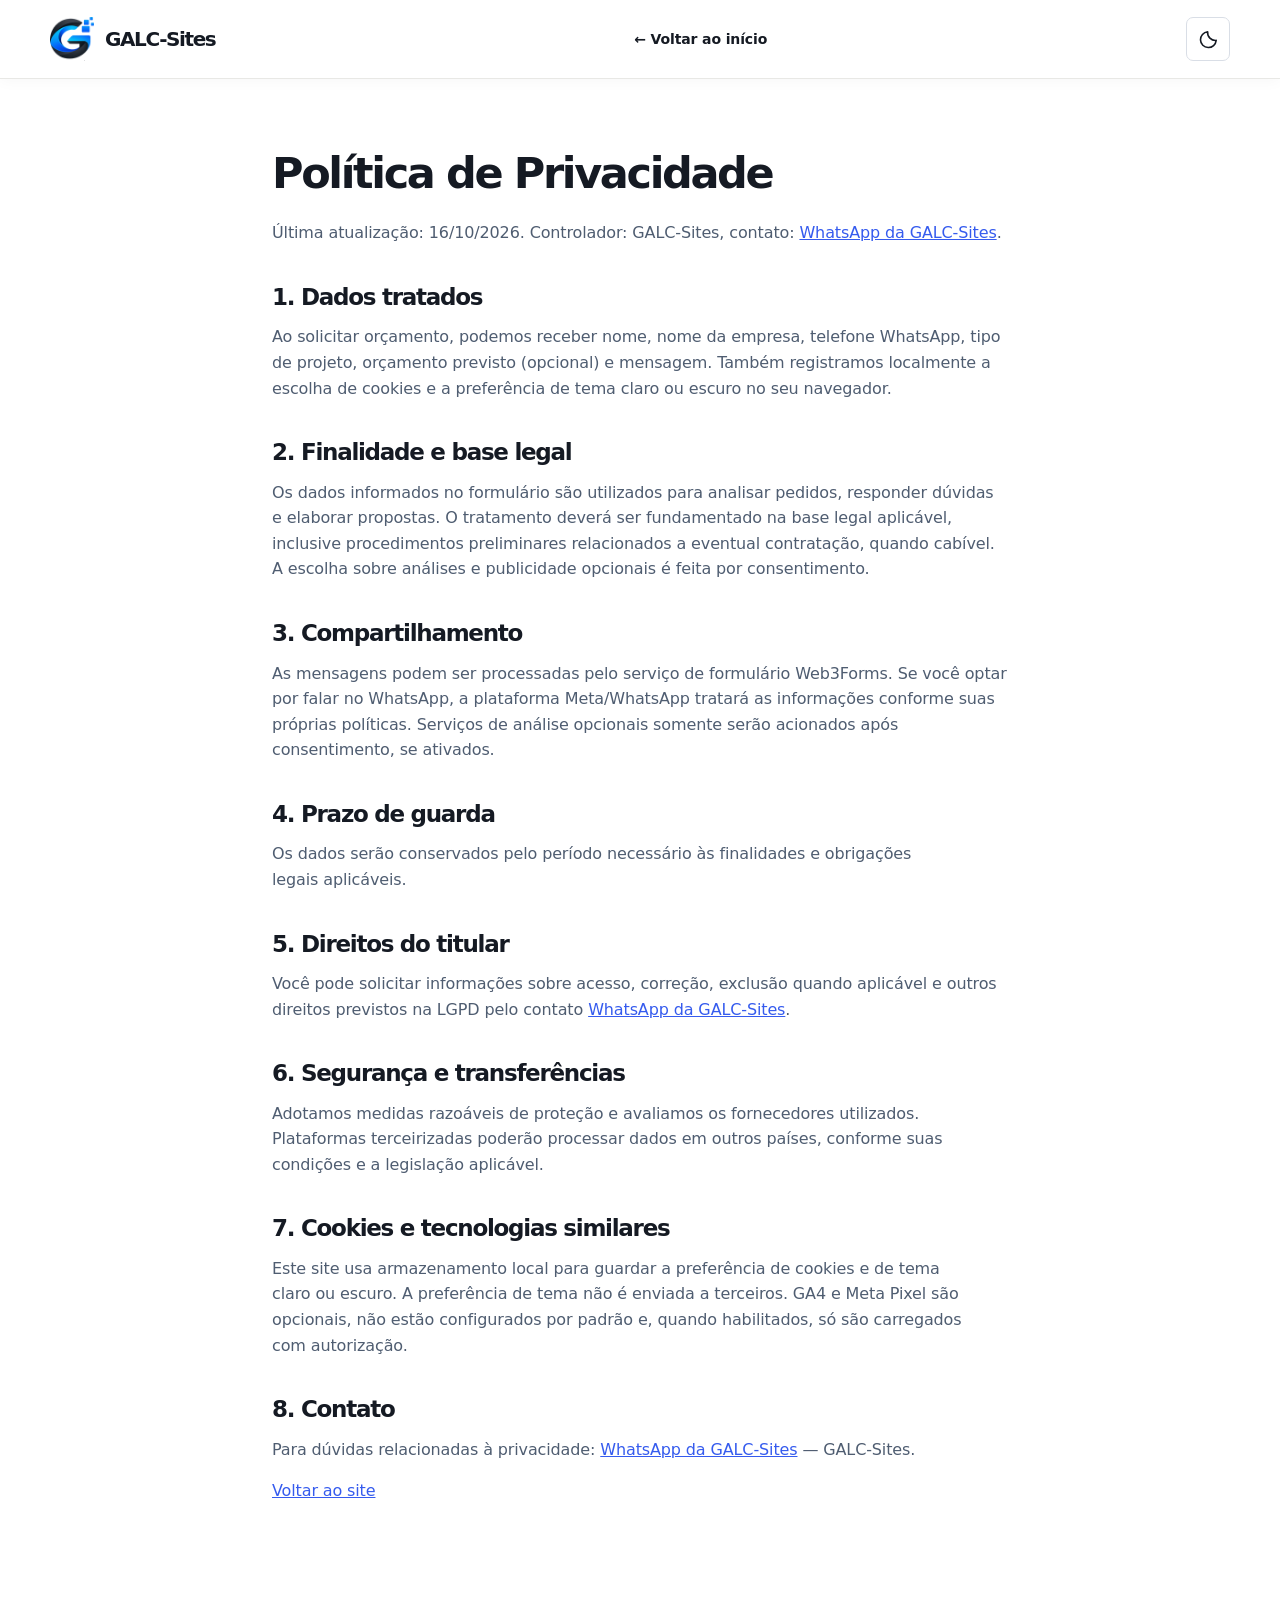
<file: privacidade.html>
<!doctype html><html lang="pt-BR"><head><meta charset="utf-8"><meta name="viewport" content="width=device-width,initial-scale=1"><meta name="robots" content="noindex,follow"><title>Política de Privacidade | GALC-Sites</title><script src="js/theme.js"></script><link rel="stylesheet" href="css/style.css"><link rel="stylesheet" href="css/theme.css"><link rel="icon" type="image/png" sizes="32x32" href="img/favicon-v25-32.png"><link rel="icon" type="image/png" sizes="64x64" href="img/favicon-v25-64.png"><link rel="apple-touch-icon" sizes="180x180" href="img/apple-touch-icon-v25.png"></head><body><header class="header"><div class="container header-inner"><a class="brand" href="/"><img class="brand-logo" src="img/galc-symbol-v25-96.png" width="44" height="44" alt="" decoding="async"> GALC-Sites</a><a class="text-link" href="/">← Voltar ao início</a><div class="header-controls"><button type="button" class="theme-toggle" id="themeToggle" aria-label="Ativar tema escuro" aria-pressed="false" title="Ativar tema escuro" hidden><svg class="theme-moon" viewBox="0 0 24 24" aria-hidden="true"><path d="M20.8 13A9 9 0 0 1 11 3.2 9 9 0 1 0 20.8 13Z"/></svg><svg class="theme-sun" viewBox="0 0 24 24" aria-hidden="true"><circle cx="12" cy="12" r="4"/><path d="M12 2v2m0 16v2M2 12h2m16 0h2M5 5l1.4 1.4m11.2 11.2L19 19M5 19l1.4-1.4M17.6 6.4 19 5"/></svg></button></div></div></header><main class="legal"><h1>Política de Privacidade</h1><p>Última atualização: 16/10/2026. Controlador: GALC-Sites, contato: <a href="https://wa.me/5511940318343" target="_blank" rel="noopener noreferrer">WhatsApp da GALC-Sites</a>.</p><h2>1. Dados tratados</h2><p>Ao solicitar orçamento, podemos receber nome, nome da empresa, telefone WhatsApp, tipo de projeto, orçamento previsto (opcional) e mensagem. Também registramos localmente a escolha de cookies e a preferência de tema claro ou escuro no seu navegador.</p><h2>2. Finalidade e base legal</h2><p>Os dados informados no formulário são utilizados para analisar pedidos, responder dúvidas e elaborar propostas. O tratamento deverá ser fundamentado na base legal aplicável, inclusive procedimentos preliminares relacionados a eventual contratação, quando cabível. A escolha sobre análises e publicidade opcionais é feita por consentimento.</p><h2>3. Compartilhamento</h2><p>As mensagens podem ser processadas pelo serviço de formulário Web3Forms. Se você optar por falar no WhatsApp, a plataforma Meta/WhatsApp tratará as informações conforme suas próprias políticas. Serviços de análise opcionais somente serão acionados após consentimento, se ativados.</p><h2>4. Prazo de guarda</h2><p>Os dados serão conservados pelo período necessário às finalidades e obrigações legais aplicáveis.</p><h2>5. Direitos do titular</h2><p>Você pode solicitar informações sobre acesso, correção, exclusão quando aplicável e outros direitos previstos na LGPD pelo contato <a href="https://wa.me/5511940318343" target="_blank" rel="noopener noreferrer">WhatsApp da GALC-Sites</a>.</p><h2>6. Segurança e transferências</h2><p>Adotamos medidas razoáveis de proteção e avaliamos os fornecedores utilizados. Plataformas terceirizadas poderão processar dados em outros países, conforme suas condições e a legislação aplicável.</p><h2>7. Cookies e tecnologias similares</h2><p>Este site usa armazenamento local para guardar a preferência de cookies e de tema claro ou escuro. A preferência de tema não é enviada a terceiros. GA4 e Meta Pixel são opcionais, não estão configurados por padrão e, quando habilitados, só são carregados com autorização.</p><h2>8. Contato</h2><p>Para dúvidas relacionadas à privacidade: <a href="https://wa.me/5511940318343" target="_blank" rel="noopener noreferrer">WhatsApp da GALC-Sites</a> — GALC-Sites.</p><p><a href="/">Voltar ao site</a></p></main></body></html>
</file>
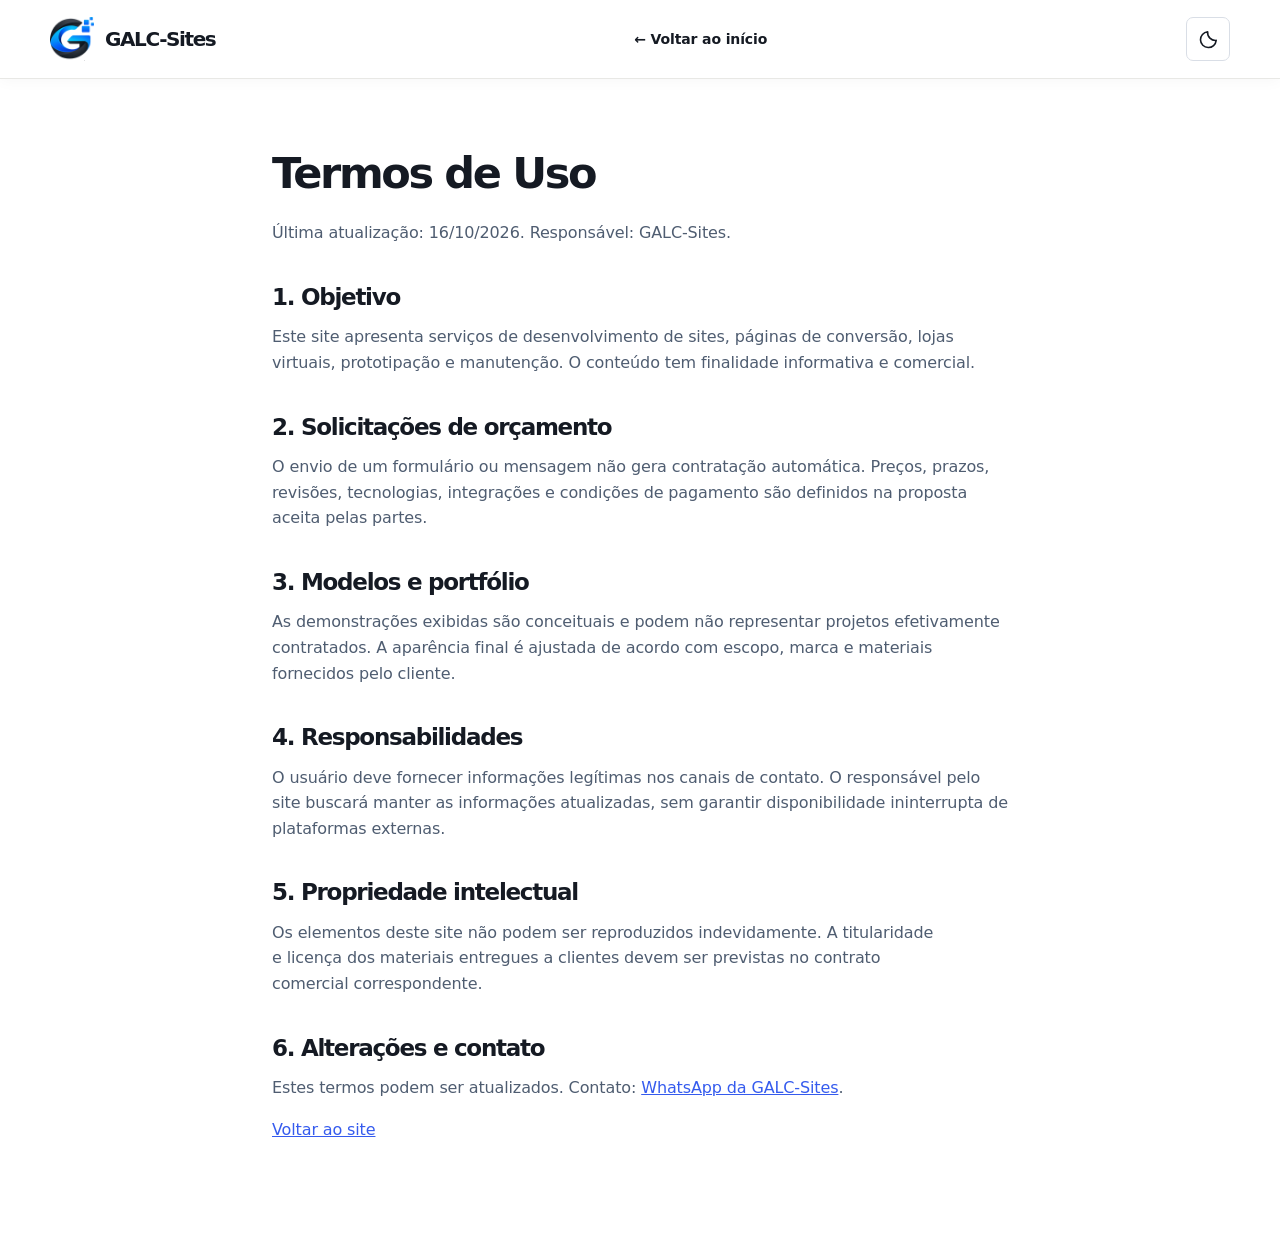
<file: termos.html>
<!doctype html><html lang="pt-BR"><head><meta charset="utf-8"><meta name="viewport" content="width=device-width,initial-scale=1"><meta name="robots" content="noindex,follow"><title>Termos de Uso | GALC-Sites</title><script src="js/theme.js"></script><link rel="stylesheet" href="css/style.css"><link rel="stylesheet" href="css/theme.css"><link rel="icon" type="image/png" sizes="32x32" href="img/favicon-v25-32.png"><link rel="icon" type="image/png" sizes="64x64" href="img/favicon-v25-64.png"><link rel="apple-touch-icon" sizes="180x180" href="img/apple-touch-icon-v25.png"></head><body><header class="header"><div class="container header-inner"><a class="brand" href="/"><img class="brand-logo" src="img/galc-symbol-v25-96.png" width="44" height="44" alt="" decoding="async"> GALC-Sites</a><a class="text-link" href="/">← Voltar ao início</a><div class="header-controls"><button type="button" class="theme-toggle" id="themeToggle" aria-label="Ativar tema escuro" aria-pressed="false" title="Ativar tema escuro" hidden><svg class="theme-moon" viewBox="0 0 24 24" aria-hidden="true"><path d="M20.8 13A9 9 0 0 1 11 3.2 9 9 0 1 0 20.8 13Z"/></svg><svg class="theme-sun" viewBox="0 0 24 24" aria-hidden="true"><circle cx="12" cy="12" r="4"/><path d="M12 2v2m0 16v2M2 12h2m16 0h2M5 5l1.4 1.4m11.2 11.2L19 19M5 19l1.4-1.4M17.6 6.4 19 5"/></svg></button></div></div></header><main class="legal"><h1>Termos de Uso</h1><p>Última atualização: 16/10/2026. Responsável: GALC-Sites.</p><h2>1. Objetivo</h2><p>Este site apresenta serviços de desenvolvimento de sites, páginas de conversão, lojas virtuais, prototipação e manutenção. O conteúdo tem finalidade informativa e comercial.</p><h2>2. Solicitações de orçamento</h2><p>O envio de um formulário ou mensagem não gera contratação automática. Preços, prazos, revisões, tecnologias, integrações e condições de pagamento são definidos na proposta aceita pelas partes.</p><h2>3. Modelos e portfólio</h2><p>As demonstrações exibidas são conceituais e podem não representar projetos efetivamente contratados. A aparência final é ajustada de acordo com escopo, marca e materiais fornecidos pelo cliente.</p><h2>4. Responsabilidades</h2><p>O usuário deve fornecer informações legítimas nos canais de contato. O responsável pelo site buscará manter as informações atualizadas, sem garantir disponibilidade ininterrupta de plataformas externas.</p><h2>5. Propriedade intelectual</h2><p>Os elementos deste site não podem ser reproduzidos indevidamente. A titularidade e licença dos materiais entregues a clientes devem ser previstas no contrato comercial correspondente.</p><h2>6. Alterações e contato</h2><p>Estes termos podem ser atualizados. Contato: <a href="https://wa.me/5511940318343" target="_blank" rel="noopener noreferrer">WhatsApp da GALC-Sites</a>.</p><p><a href="/">Voltar ao site</a></p></main></body></html>
</file>
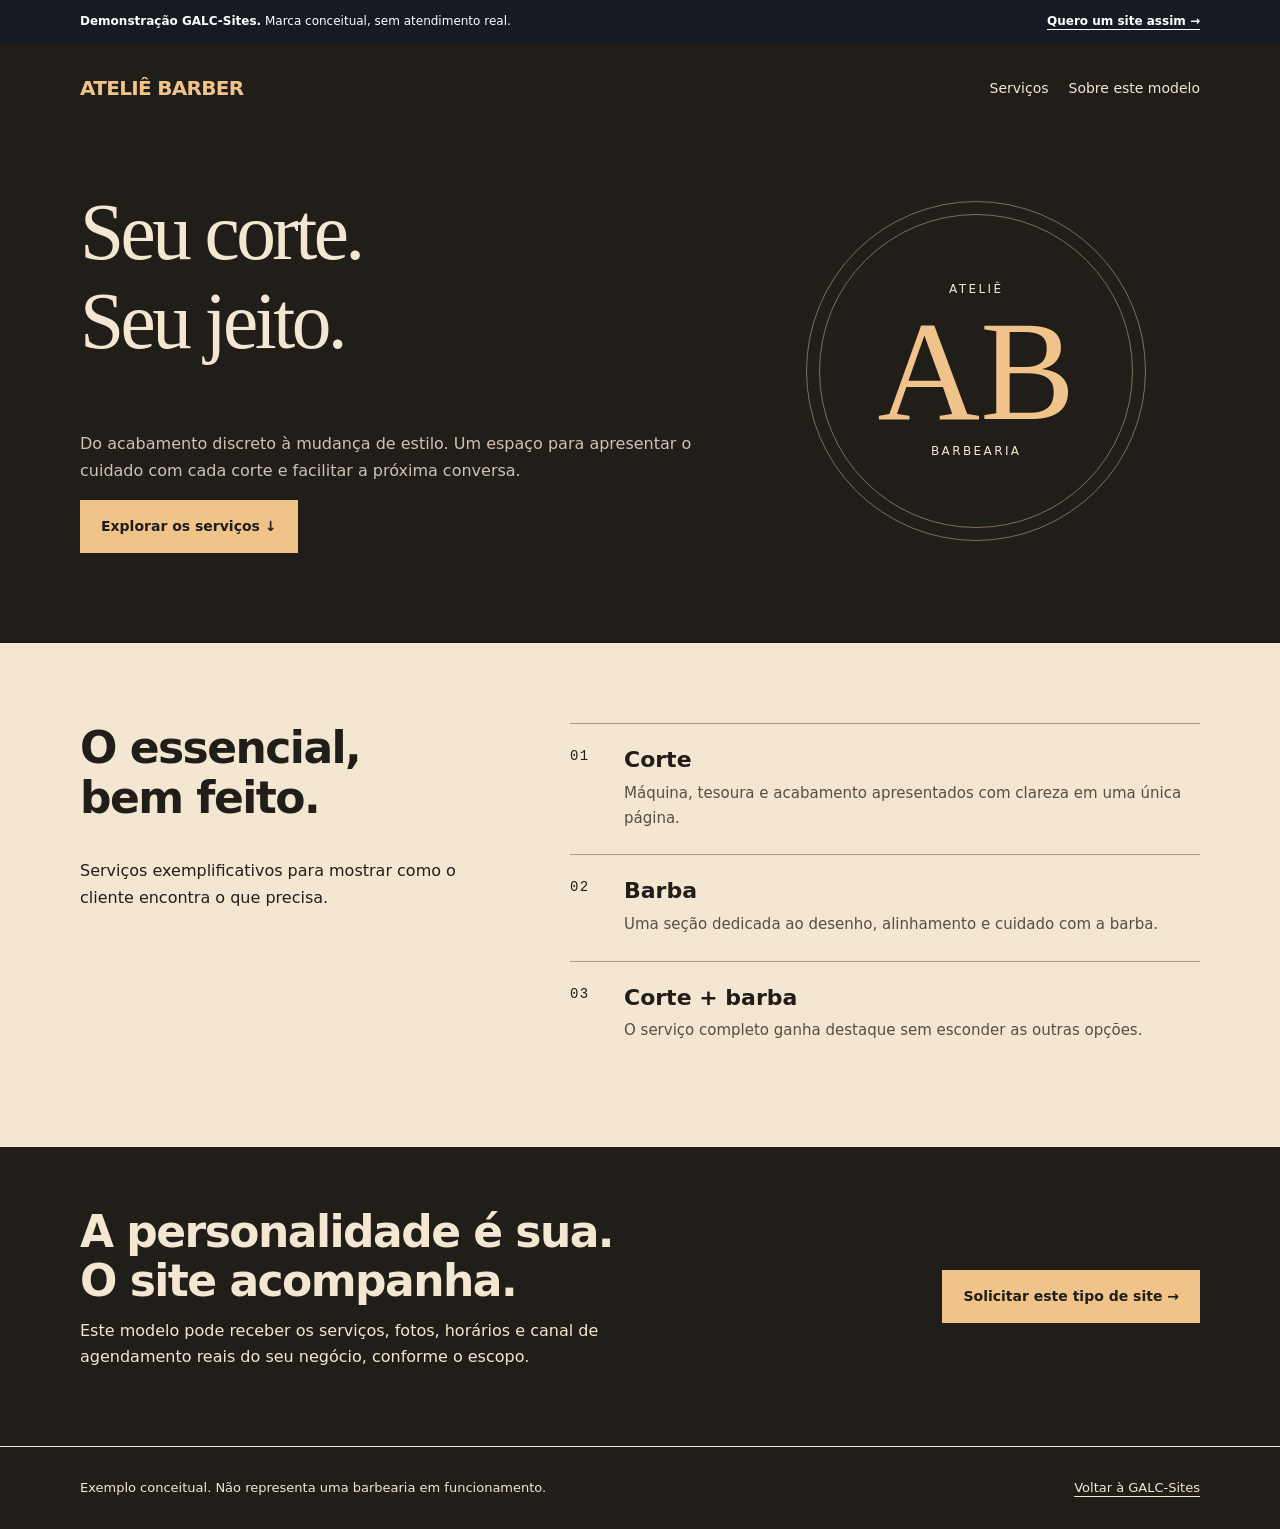
<file: demos/barbearia.html>
<!doctype html>
<html lang="pt-BR"><head><meta charset="utf-8"><meta name="viewport" content="width=device-width,initial-scale=1"><meta name="robots" content="noindex,nofollow"><title>Barbearia: demonstração de site | GALC-Sites</title><meta name="description" content="Modelo conceitual de barbearia criado pela GALC-Sites. Explore uma apresentação de serviços com identidade própria."><link rel="icon" type="image/png" sizes="32x32" href="../img/favicon-v25-32.png"><link rel="icon" type="image/png" sizes="64x64" href="../img/favicon-v25-64.png"><link rel="apple-touch-icon" sizes="180x180" href="../img/apple-touch-icon-v25.png"><link rel="stylesheet" href="../css/demo.css"></head>
<body class="barber"><a class="skip" href="#conteudo">Pular para o conteúdo</a><div class="demo-bar"><div class="wrap"><p><strong>Demonstração GALC-Sites.</strong> Marca conceitual, sem atendimento real.</p><a href="../?modelo=barbearia#contato">Quero um site assim →</a></div></div><header class="wrap demo-header"><a class="demo-brand" href="#inicio">ATELIÊ BARBER</a><nav class="demo-nav" aria-label="Navegação da demonstração"><a href="#servicos">Serviços</a><a href="#projeto">Sobre este modelo</a></nav></header>
<main id="conteudo"><section id="inicio" class="wrap barber-hero"><div><h1>Seu corte.<br>Seu jeito.</h1><p>Do acabamento discreto à mudança de estilo. Um espaço para apresentar o cuidado com cada corte e facilitar a próxima conversa.</p><a class="demo-button" href="#servicos">Explorar os serviços ↓</a></div><div class="barber-seal" aria-hidden="true"><span>ATELIÊ</span><strong>AB</strong><span>BARBEARIA</span></div></section>
<section class="barber-services demo-section" id="servicos"><div class="wrap"><div><h2>O essencial,<br>bem feito.</h2><p>Serviços exemplificativos para mostrar como o cliente encontra o que precisa.</p></div><div><article class="service-row"><span class="number">01</span><div><h3>Corte</h3><p>Máquina, tesoura e acabamento apresentados com clareza em uma única página.</p></div></article><article class="service-row"><span class="number">02</span><div><h3>Barba</h3><p>Uma seção dedicada ao desenho, alinhamento e cuidado com a barba.</p></div></article><article class="service-row"><span class="number">03</span><div><h3>Corte + barba</h3><p>O serviço completo ganha destaque sem esconder as outras opções.</p></div></article></div></div></section>
<section class="wrap barber-close" id="projeto"><div><h2>A personalidade é sua.<br>O site acompanha.</h2><p>Este modelo pode receber os serviços, fotos, horários e canal de agendamento reais do seu negócio, conforme o escopo.</p></div><a class="demo-button" href="../?modelo=barbearia#contato">Solicitar este tipo de site →</a></section></main>
<footer class="demo-footer"><div class="wrap"><p>Exemplo conceitual. Não representa uma barbearia em funcionamento.</p><a href="../#modelos">Voltar à GALC-Sites</a></div></footer><script src="../js/section-scroll.js" defer></script></body></html>
</file>
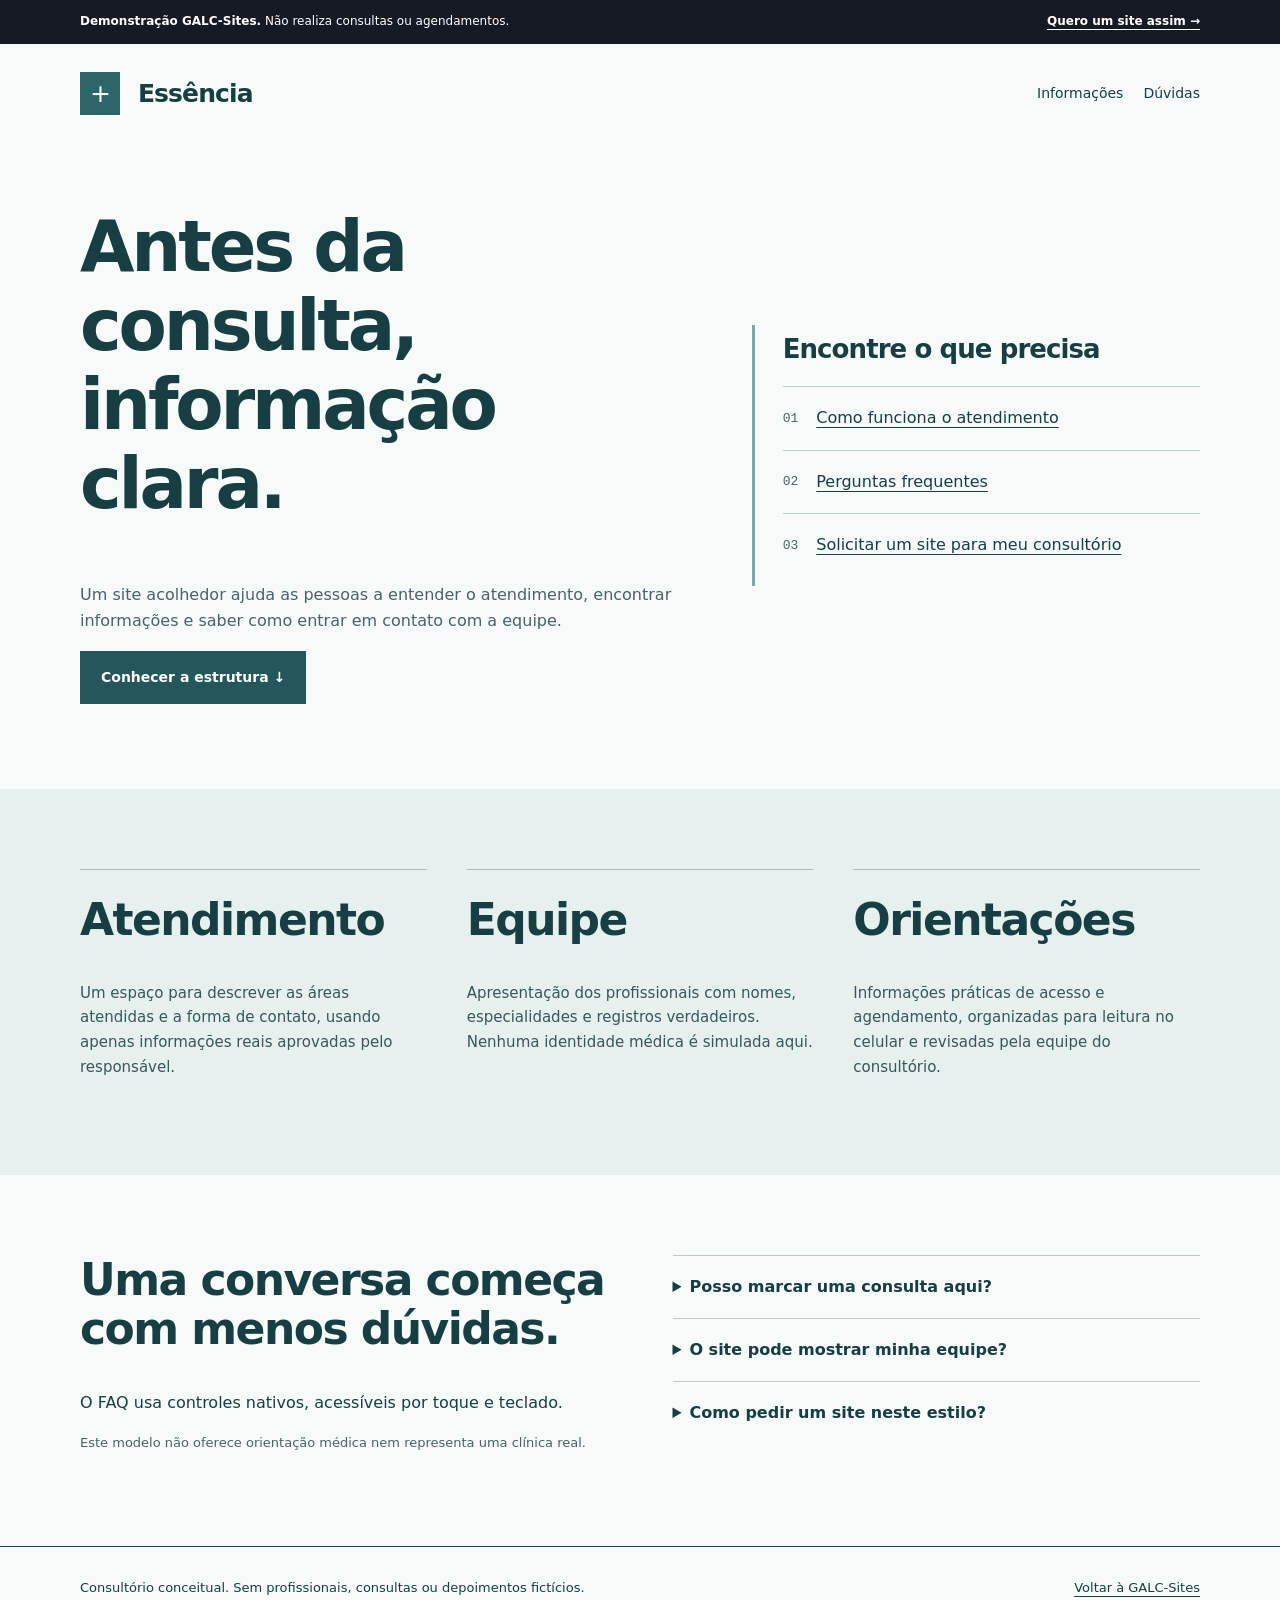
<file: demos/consultorio.html>
<!doctype html>
<html lang="pt-BR"><head><meta charset="utf-8"><meta name="viewport" content="width=device-width,initial-scale=1"><meta name="robots" content="noindex,nofollow"><title>Consultório: demonstração de site | GALC-Sites</title><meta name="description" content="Modelo conceitual de consultório da GALC-Sites, com informações organizadas, navegação acessível e dúvidas frequentes."><link rel="icon" type="image/png" sizes="32x32" href="../img/favicon-v25-32.png"><link rel="icon" type="image/png" sizes="64x64" href="../img/favicon-v25-64.png"><link rel="apple-touch-icon" sizes="180x180" href="../img/apple-touch-icon-v25.png"><link rel="stylesheet" href="../css/demo.css"></head>
<body class="clinic"><a class="skip" href="#conteudo">Pular para o conteúdo</a><div class="demo-bar"><div class="wrap"><p><strong>Demonstração GALC-Sites.</strong> Não realiza consultas ou agendamentos.</p><a href="../?modelo=consultorio#contato">Quero um site assim →</a></div></div><header class="wrap demo-header"><a class="demo-brand" href="#inicio"><span aria-hidden="true">+</span> Essência</a><nav class="demo-nav" aria-label="Navegação da demonstração"><a href="#informacoes">Informações</a><a href="#duvidas">Dúvidas</a></nav></header>
<main id="conteudo"><section class="wrap clinic-hero" id="inicio"><div><h1>Antes da consulta,<br>informação clara.</h1><p>Um site acolhedor ajuda as pessoas a entender o atendimento, encontrar informações e saber como entrar em contato com a equipe.</p><a class="demo-button" href="#informacoes">Conhecer a estrutura ↓</a></div><aside class="clinic-directory"><h2>Encontre o que precisa</h2><ol><li><span>01</span><a href="#informacoes">Como funciona o atendimento</a></li><li><span>02</span><a href="#duvidas">Perguntas frequentes</a></li><li><span>03</span><a href="../?modelo=consultorio#contato">Solicitar um site para meu consultório</a></li></ol></aside></section>
<section class="clinic-info demo-section" id="informacoes"><div class="wrap"><article><h2>Atendimento</h2><p>Um espaço para descrever as áreas atendidas e a forma de contato, usando apenas informações reais aprovadas pelo responsável.</p></article><article><h2>Equipe</h2><p>Apresentação dos profissionais com nomes, especialidades e registros verdadeiros. Nenhuma identidade médica é simulada aqui.</p></article><article><h2>Orientações</h2><p>Informações práticas de acesso e agendamento, organizadas para leitura no celular e revisadas pela equipe do consultório.</p></article></div></section>
<section class="wrap clinic-faq demo-section" id="duvidas"><div><h2>Uma conversa começa<br>com menos dúvidas.</h2><p>O FAQ usa controles nativos, acessíveis por toque e teclado.</p><p class="clinic-disclaimer">Este modelo não oferece orientação médica nem representa uma clínica real.</p></div><div><details><summary>Posso marcar uma consulta aqui?</summary><p>Não. Esta é uma demonstração visual de site. Nenhum atendimento de saúde é realizado por esta página.</p></details><details><summary>O site pode mostrar minha equipe?</summary><p>Sim. No projeto contratado, a equipe e as qualificações são apresentadas com dados reais fornecidos e aprovados pelo responsável.</p></details><details><summary>Como pedir um site neste estilo?</summary><p><a href="../?modelo=consultorio#contato">Solicite um orçamento à GALC-Sites.</a> O escopo será definido conforme as necessidades do consultório.</p></details></div></section></main>
<footer class="demo-footer"><div class="wrap"><p>Consultório conceitual. Sem profissionais, consultas ou depoimentos fictícios.</p><a href="../#modelos">Voltar à GALC-Sites</a></div></footer><script src="../js/section-scroll.js" defer></script></body></html>
</file>
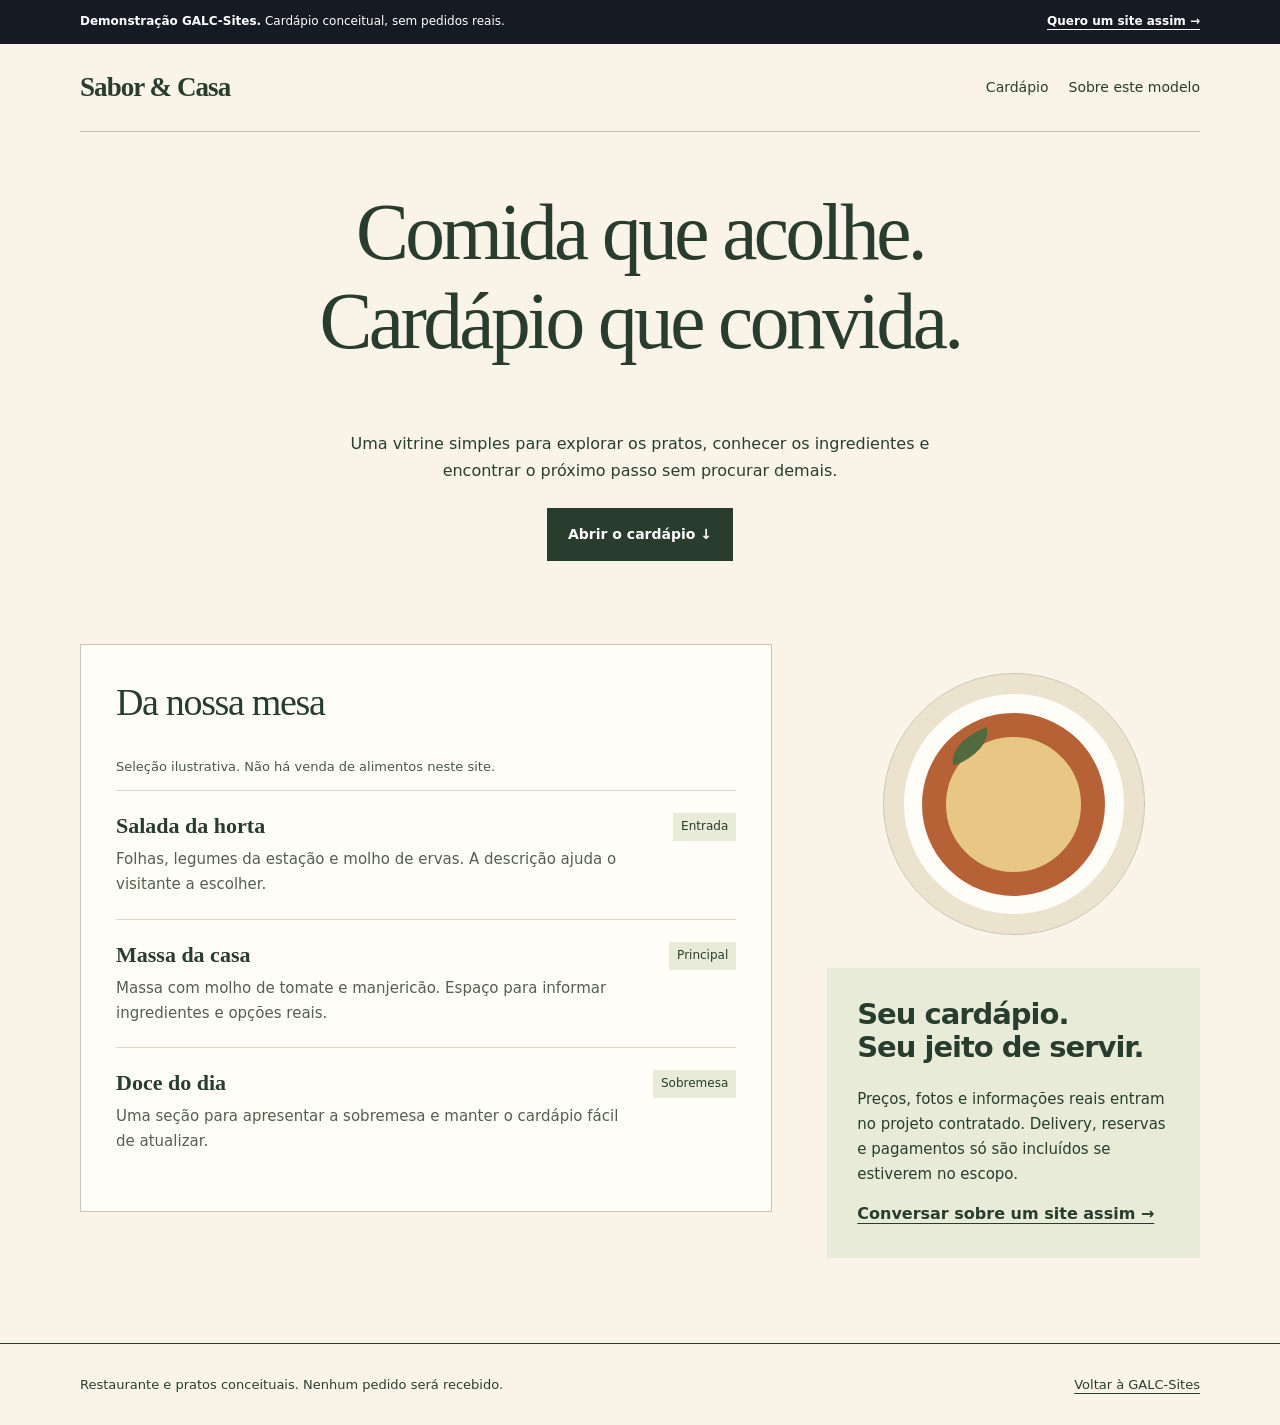
<file: demos/restaurante.html>
<!doctype html>
<html lang="pt-BR"><head><meta charset="utf-8"><meta name="viewport" content="width=device-width,initial-scale=1"><meta name="robots" content="noindex,nofollow"><title>Restaurante: demonstração de site | GALC-Sites</title><meta name="description" content="Modelo conceitual de restaurante da GALC-Sites, com cardápio navegável e apresentação dos pratos."><link rel="icon" type="image/png" sizes="32x32" href="../img/favicon-v25-32.png"><link rel="icon" type="image/png" sizes="64x64" href="../img/favicon-v25-64.png"><link rel="apple-touch-icon" sizes="180x180" href="../img/apple-touch-icon-v25.png"><link rel="stylesheet" href="../css/demo.css"></head>
<body class="food"><a class="skip" href="#conteudo">Pular para o conteúdo</a><div class="demo-bar"><div class="wrap"><p><strong>Demonstração GALC-Sites.</strong> Cardápio conceitual, sem pedidos reais.</p><a href="../?modelo=restaurante#contato">Quero um site assim →</a></div></div><header class="wrap demo-header food-header"><a class="demo-brand" href="#inicio">Sabor &amp; Casa</a><nav class="demo-nav" aria-label="Navegação da demonstração"><a href="#cardapio">Cardápio</a><a href="#projeto">Sobre este modelo</a></nav></header>
<main id="conteudo"><section id="inicio" class="wrap food-hero"><h1>Comida que acolhe.<br>Cardápio que convida.</h1><p>Uma vitrine simples para explorar os pratos, conhecer os ingredientes e encontrar o próximo passo sem procurar demais.</p><a class="demo-button" href="#cardapio">Abrir o cardápio ↓</a></section>
<section class="wrap menu-layout" id="cardapio"><div class="food-menu"><h2>Da nossa mesa</h2><p class="section-note">Seleção ilustrativa. Não há venda de alimentos neste site.</p><article class="dish"><div><h3>Salada da horta</h3><p>Folhas, legumes da estação e molho de ervas. A descrição ajuda o visitante a escolher.</p></div><span>Entrada</span></article><article class="dish"><div><h3>Massa da casa</h3><p>Massa com molho de tomate e manjericão. Espaço para informar ingredientes e opções reais.</p></div><span>Principal</span></article><article class="dish"><div><h3>Doce do dia</h3><p>Uma seção para apresentar a sobremesa e manter o cardápio fácil de atualizar.</p></div><span>Sobremesa</span></article></div><aside class="food-side"><div class="plate" aria-hidden="true"></div><div class="food-order" id="projeto"><h2>Seu cardápio.<br>Seu jeito de servir.</h2><p>Preços, fotos e informações reais entram no projeto contratado. Delivery, reservas e pagamentos só são incluídos se estiverem no escopo.</p><a href="../?modelo=restaurante#contato">Conversar sobre um site assim →</a></div></aside></section></main>
<footer class="demo-footer"><div class="wrap"><p>Restaurante e pratos conceituais. Nenhum pedido será recebido.</p><a href="../#modelos">Voltar à GALC-Sites</a></div></footer><script src="../js/section-scroll.js" defer></script></body></html>
</file>
<file: css/style.css>
:root{--navy:#101d35;--blue:#2563eb;--gold:#f3b544;--ink:#17243b;--muted:#647084;--soft:#f5f7fb;--border:#dfe5ee;--white:#fff;--radius:18px}
*{box-sizing:border-box}
html{scroll-behavior:smooth;scroll-padding-top:86px}
body{margin:0;color:var(--ink);font-family:Inter,ui-sans-serif,system-ui,-apple-system,BlinkMacSystemFont,"Segoe UI",sans-serif;-webkit-font-smoothing:antialiased;font-size:16px;line-height:1.6;background:#fff}
body:has(.cookie-banner:not([hidden])){padding-bottom:0}
a{color:inherit;text-decoration:none}
button,input,textarea,select{font:inherit}
button{cursor:pointer}
img,svg{max-width:100%}
::selection{background:#dbeafe;color:var(--navy)}
:focus-visible{outline:3px solid var(--gold);outline-offset:4px}
.container{width:min(1180px,calc(100% - 44px));margin-inline:auto}
.skip{position:fixed;top:-100px;left:16px;background:var(--navy);color:#fff;padding:10px;z-index:99}
.skip:focus{top:8px}
.section{position:relative}
.section-space{padding:112px 0}
.header{position:sticky;top:0;z-index:40;background:rgba(255,255,255,.94);border-bottom:1px solid #edf0f5;backdrop-filter:blur(16px)}
.header-inner{height:78px;display:flex;justify-content:space-between;align-items:center}
.brand{display:inline-flex;align-items:center;gap:11px;font-size:20px;line-height:1;font-weight:850;letter-spacing:-.9px}


.nav{display:flex;align-items:center;gap:32px;font-size:13px;font-weight:700}
.nav>a:not(.nav-cta){transition:color .2s}
.nav>a:hover{color:var(--blue)}
.nav-cta{background:var(--navy);color:#fff;padding:12px 18px;border-radius:8px}
.nav-cta span{padding-left:6px}
.mobile-toggle{display:none}
.hero{overflow:hidden;background:radial-gradient(ellipse at 85% 32%,#eaf0ff 0%,#fff 47%);padding:87px 0 106px}
.hero-grid{display:grid;grid-template-columns:1fr 1.08fr;align-items:center;gap:46px}
.kicker{display:inline-flex;gap:9px;align-items:center;text-transform:uppercase;font-weight:800;font-size:11px;letter-spacing:2px;color:var(--blue)}
h1,h2,h3,p{margin-top:0}
h1,h2,h3{line-height:1.15;letter-spacing:-.045em}
h1{font-size:clamp(48px,5vw,72px);font-weight:820;margin:25px 0 22px;letter-spacing:-.065em}
h1 em,.contact-copy h2 em{font-style:normal;color:var(--blue)}
.hero-copy>p{font-size:18px;max-width:560px;color:#5c6980;line-height:1.78}
.hero-actions{display:flex;align-items:center;flex-wrap:wrap;gap:24px;margin-top:32px}
.button{display:inline-flex;align-items:center;justify-content:center;gap:18px;border:1px solid transparent;border-radius:10px;padding:16px 24px;font-weight:800;font-size:14px;line-height:1.2;transition:transform .18s,background .18s,box-shadow .18s;min-height:51px}
.button:hover{transform:translateY(-2px)}
.primary{background:var(--blue);color:#fff;box-shadow:0 12px 28px #2563eb2a}
.primary:hover{background:#194fc4}
.outline{border-color:#d6dfeb;background:#fff;color:var(--navy)}
.outline:hover{border-color:var(--blue)}
.text-link{font-weight:800;font-size:14px;display:inline-block;color:var(--navy)}
.text-link:hover{color:var(--blue)}
.hero-trust{display:flex;gap:18px;flex-wrap:wrap;margin-top:43px;color:#667388;font-size:11px;font-weight:700}
.hero-trust span{white-space:nowrap}
.abstract{position:absolute}
.arch{height:200px;width:128px;bottom:-40px;right:22px;background:#bf9277;border-radius:90px 90px 0 0}
.circle{height:140px;width:140px;top:-50px;left:-32px;background:#f0c7a5;border-radius:50%}
.tile{width:94px;height:120px;bottom:-21px;left:34px;transform:rotate(28deg);background:#344c57;border-radius:60px 60px 6px 6px}
.proof-strip{background:var(--navy);color:#fff}
.proof-inner{min-height:76px;display:flex;align-items:center;justify-content:space-around;gap:20px;font-size:13px;font-weight:750}
.proof-sep{width:5px;height:5px;border-radius:50%;background:var(--gold)}
.section-header{display:flex;justify-content:space-between;gap:40px;align-items:end;margin-bottom:49px}
.section-header h2,.center-head h2,.faq-grid h2{font-size:clamp(34px,4.4vw,55px);letter-spacing:-.06em;margin:16px 0 0}
.muted-head{color:#7b8a9f}
.section-header>p{color:var(--muted);max-width:360px;margin:0;line-height:1.8}
.benefit-grid{display:grid;grid-template-columns:repeat(3,1fr);gap:22px}
.benefit{padding:32px;background:#fff;border:1px solid var(--border);border-radius:var(--radius);transition:transform .2s,border .2s}
.benefit:hover{transform:translateY(-5px);border-color:#bad0f9}
.benefit-icon{display:flex;justify-content:space-between;font-size:13px;color:var(--blue);font-weight:800}
.benefit-icon span{font-size:27px;color:var(--blue)}
.benefit h3{font-size:24px;margin:53px 0 12px}
.benefit p{color:var(--muted);font-size:14px;margin:0}
.section-soft{padding:104px 0;background:var(--soft)}
.center-head{text-align:center;max-width:670px;margin:0 auto 46px}
.center-head p{color:var(--muted);margin:16px auto 0;max-width:500px}
.plans{display:grid;grid-template-columns:repeat(3,1fr);gap:20px;align-items:stretch}
.plan{background:#fff;border:1px solid #dfe5ee;border-radius:16px;padding:32px 29px;display:flex;flex-direction:column;position:relative;overflow:hidden}
.plan.featured{border:2px solid var(--blue);box-shadow:0 18px 40px #163e8512}
.featured-ribbon{background:var(--blue);color:#fff;font-size:11px;font-weight:800;position:absolute;right:0;top:0;padding:7px 17px;border-radius:0 0 0 10px}
.plan-label{font-size:10px;color:var(--blue);font-weight:800;text-transform:uppercase;letter-spacing:1.8px}
.plan h3{font-size:28px;margin:12px 0}
.plan-top>p{font-size:14px;color:var(--muted);min-height:65px}
.price{border-bottom:1px solid var(--border);padding:20px 0 24px;display:grid;gap:4px}
.price small{color:var(--muted);font-size:12px}
.price strong{font-size:28px;letter-spacing:-1px}
.plan ul{list-style:none;padding:17px 0 20px;margin:0;flex:1}
.plan li{font-size:13px;padding:8px 0 8px 23px;position:relative}
.plan li:before{content:'✓';position:absolute;left:0;font-weight:900;color:var(--blue)}
.plan-action{width:100%}
.fine-print{font-size:12px;text-align:center;margin:23px auto 0;color:var(--muted);max-width:790px}
.showcase-grid{display:grid;grid-template-columns:repeat(3,1fr);gap:24px}
.showcase-visual{display:block;aspect-ratio:1.15;overflow:hidden;padding:26px 20px 0;border-radius:12px;transition:transform .2s}
.showcase-visual:hover{transform:translateY(-4px)}
.visual-barber{background:#dbc7ae}
.visual-food{background:#e4ddca}
.visual-health{background:#d3e4dd}
.mini-page{height:100%;box-shadow:0 10px 25px #0002;border-radius:8px 8px 0 0;padding:14px 17px}
.mini-head{display:flex;justify-content:space-between;font-size:10px;font-weight:900;align-items:center}
.mini-head span{font-size:8px}
.mini-center{padding:40px 6px 0;display:flex;flex-direction:column;align-items:start}
.mini-center small{font-size:7px;letter-spacing:1px}
.mini-center strong{font-size:clamp(20px,2vw,31px);line-height:1.04;letter-spacing:-1.2px;margin:12px 0 19px}
.mini-center>span{font-size:7px;font-weight:900;border:1px solid currentColor;padding:10px}
.mini-barber{background:radial-gradient(circle at 100% 100%,#6e5443 0 22%,transparent 23%),linear-gradient(145deg,#211d1a,#44382d);color:#f0e5d7}
.mini-food{background:radial-gradient(circle at 88% 76%,#e6b360 0 20%,transparent 21%),#f7f1e3;color:#375246}
.mini-food .mini-head{font-size:17px}
.mini-food .mini-head span:first-child{color:#d88e44}
.mini-health{background:linear-gradient(140deg,#fdfdfb,#d4ebe3);color:#27645d}
.mini-health .mini-head{font-size:18px}
.mini-health .mini-head span:first-child{color:#6cae96}
.showcase-meta{display:flex;justify-content:space-between;align-items:center;margin:22px 0 7px}
.case-type{font-size:10px;letter-spacing:1.2px;color:#7d8ba0;font-weight:800}
.showcase h3{font-size:24px;margin:6px 0}
.round-arrow{display:grid;place-items:center;width:38px;height:38px;border:1px solid #d9e0ea;border-radius:50%}
.round-arrow:hover{background:var(--blue);color:#fff}
.case-cta{font-size:13px;color:var(--blue);font-weight:800}
.dark-section{padding:104px 0;background:var(--navy);color:#fff}
.section-header.light .kicker{color:var(--gold)}
.section-header.light>p{color:#aebed7}
.light-button{background:#fff;color:var(--navy)}
.steps{display:grid;grid-template-columns:repeat(4,1fr);gap:21px}
.steps article{border-top:2px solid #ccd8e9;padding-top:21px}
.steps article span{font-size:27px;color:var(--blue);font-weight:800;letter-spacing:-1px}
.steps article h3{font-size:21px;margin:22px 0 10px}
.steps article p{color:var(--muted);font-size:13px}
.cta-band{background:var(--blue);color:#fff;padding:60px 0}
.cta-inner{display:flex;align-items:center;justify-content:space-between;gap:25px}
.cta-inner span{font-size:12px;font-weight:750;color:#dce7ff}
.cta-inner h2{font-size:clamp(32px,4.5vw,54px);margin:9px 0 0}
.faq-grid{display:grid;grid-template-columns:.8fr 1.2fr;gap:90px}
.faq-lead{color:var(--muted);margin:22px 0}
.faq-list{border-top:1px solid var(--border)}
.faq-list details{border-bottom:1px solid var(--border)}
.faq-list summary{list-style:none;font-weight:760;display:flex;justify-content:space-between;gap:20px;padding:22px 2px;cursor:pointer}
.faq-list summary::-webkit-details-marker{display:none}
.faq-list summary span{font-size:22px;color:var(--blue);transition:transform .15s}
.faq-list details[open] summary span{transform:rotate(45deg)}
.faq-list details p{color:var(--muted);font-size:14px;padding-right:25px;margin-bottom:23px}
.contact-section{background:#eef3fc;padding:100px 0}
.contact-grid{display:grid;grid-template-columns:.9fr 1.1fr;gap:90px;align-items:start}
.contact-copy h2{font-size:clamp(35px,4.2vw,57px);margin:22px 0}
.contact-copy>p{color:var(--muted);font-size:17px;max-width:440px}
.whatsapp-outline{background:#fff;color:var(--navy);margin-top:19px}
.contact-note{display:flex;gap:13px;margin-top:48px}
.contact-note>span{background:#dbe6fb;border-radius:10px;padding:12px;align-self:start}
.contact-note strong{font-size:14px}
.contact-note p{font-size:12px;color:var(--muted);margin:3px 0}
.contact-form{padding:36px;background:white;border:1px solid #dce4f1;border-radius:18px;box-shadow:0 20px 55px #203d6910}
.contact-form h3{font-size:26px;margin:0 0 7px}
.contact-form>p{color:var(--muted);font-size:13px;margin-bottom:24px}
.form-row{display:grid;grid-template-columns:1fr 1fr;gap:14px}
.contact-form label:not(.checkbox-consent){display:flex;flex-direction:column;gap:8px;font-size:12px;font-weight:790;margin-bottom:17px}
.contact-form label>span,.checkbox-consent b{color:var(--blue)}
.contact-form input:not([type=checkbox]),.contact-form select,.contact-form textarea{width:100%;border:1px solid #dbe2ed;background:#fafbfd;border-radius:7px;padding:13px 12px;color:var(--navy);font-size:13px;outline-offset:2px}
.contact-form input:focus,.contact-form select:focus,.contact-form textarea:focus{border-color:var(--blue)}
.contact-form textarea{resize:vertical}
.checkbox-consent{display:flex;gap:10px;align-items:start;font-size:11px;color:#606e83;line-height:1.6;margin:10px 0 20px}
.checkbox-consent input{margin-top:4px;accent-color:var(--blue)}
.checkbox-consent a{color:var(--blue);text-decoration:underline}
.submit-btn{width:100%}
.form-feedback{font-size:11px!important;margin:14px 0 0!important}
.form-feedback.error{color:#a82323}
.honeypot{position:absolute;left:-9999px;opacity:0}
.footer{background:#0b1629;color:#fff;padding:72px 0 26px}
.footer-main{display:grid;grid-template-columns:1.6fr 1fr 1.1fr 1.2fr;gap:35px}

.footer-main h3{font-size:13px;margin-bottom:20px;letter-spacing:0}
.footer-main p{color:#a2b2c8;font-size:13px;max-width:250px;margin:19px 0}
.footer-main a:not(.brand){display:block;font-size:13px;color:#b9c7da;margin:0 0 12px}
.footer-main a:hover{color:#fff}
.footer-main .footer-talk{font-size:14px!important;font-weight:800;color:#fff!important}
.footer-base{border-top:1px solid #273449;margin-top:65px;padding-top:22px;display:flex;justify-content:space-between;gap:16px;color:#91a2b9;font-size:11px}
.float-whatsapp{position:fixed;bottom:25px;right:25px;display:grid;place-items:center;width:56px;height:56px;border-radius:50%;background:#25d366;color:#fff;box-shadow:0 7px 20px #173a3050;z-index:30}
.float-whatsapp:hover{transform:translateY(-3px)}
.cookie-banner{position:fixed;bottom:16px;left:50%;transform:translateX(-50%);z-index:80;background:#fff;box-shadow:0 18px 60px #0b17283d;border:1px solid #d9e2ef;border-radius:13px;padding:20px 24px;display:flex;align-items:center;gap:30px;width:min(920px,calc(100% - 30px))}
.cookie-banner[hidden]{display:none}
.cookie-content{flex:1}
.cookie-content strong{font-size:14px}
.cookie-content p{font-size:12px;color:var(--muted);margin:5px 0 0}
.cookie-buttons{display:flex;gap:9px;flex-wrap:wrap}
.button.small{min-height:42px;padding:12px;font-size:12px}
.legal{max-width:780px;margin:70px auto 100px;padding:0 22px}
.legal h1{font-size:43px}
.legal h2{font-size:23px;margin:38px 0 14px}
.legal p,.legal li{color:#4f5d71}
.legal a{color:var(--blue);text-decoration:underline}
@media(min-width:1450px){.hero{padding:110px 0 125px}}
@media(max-width:1060px){.nav{gap:18px}
.hero-grid{gap:15px}
.hero-trust{gap:10px}
.contact-grid{gap:40px}
.faq-grid{gap:45px}}
@media(max-width:760px){.container{width:min(100% - 36px,560px)}
.header-inner{height:66px}
.mobile-toggle{display:grid;gap:4px;border:0;background:transparent;padding:9px}
.mobile-toggle span{height:2px;width:23px;background:var(--navy);display:block}
.nav{display:none;position:absolute;top:66px;left:0;right:0;background:white;border-bottom:1px solid var(--border);padding:18px;box-shadow:0 22px 26px #1e30421f;flex-direction:column;align-items:stretch;gap:10px}
.nav.open{display:flex}
.nav>a{padding:10px}
.nav .nav-cta{padding:14px}
.hero{padding:59px 0 45px}
.hero-grid{display:flex;flex-direction:column;align-items:stretch}
.hero-copy h1{font-size:clamp(43px,9vw,60px)}
.hero-copy>p{font-size:16px}
.hero-actions{gap:20px}
.hero-trust{margin-top:28px}
.proof-inner{padding:19px 0;min-height:0;flex-wrap:wrap;gap:9px;text-align:center;font-size:11px}
.proof-sep{display:none}
.section-space,.section-soft,.dark-section,.contact-section{padding:72px 0}
.section-header{display:block;margin-bottom:32px}
.section-header h2,.center-head h2,.faq-grid h2{font-size:clamp(34px,7vw,45px)}
.section-header>p{margin-top:20px}
.benefit-grid,.plans,.showcase-grid,.contact-grid,.faq-grid{grid-template-columns:1fr}
.benefit h3{margin-top:22px}
.plans{gap:15px}
.plan-top>p{min-height:0}
.showcase-grid{gap:37px}
.showcase-visual{aspect-ratio:1.5}
.mini-center{padding-top:37px}
.mini-center strong{font-size:32px}
.steps{grid-template-columns:1fr 1fr}
.cta-inner{align-items:start;flex-direction:column}
.contact-grid,.faq-grid{gap:35px}
.contact-note{margin-top:25px}
.footer-main{grid-template-columns:1fr 1fr;gap:28px}
.footer-main>div:first-child{grid-column:1/-1}
.footer-base{flex-direction:column;margin-top:38px}
.cookie-banner{bottom:8px;align-items:stretch;flex-direction:column;gap:13px;padding:15px}
.cookie-buttons .button{flex:1}
.float-whatsapp{bottom:20px;right:15px;width:49px;height:49px}}
@media(max-width:420px){.form-row,.steps{grid-template-columns:1fr}
.contact-form{padding:23px 18px}
.mini-center strong{font-size:25px}
.showcase-visual{aspect-ratio:1.25}
.hero-trust span{font-size:10px}
.cookie-buttons{flex-direction:column}}
@media(prefers-reduced-motion:reduce){html{scroll-behavior:auto}
*,*::before,*::after{animation-duration:.01ms!important;transition-duration:.01ms!important}}
:root{--navy:#151a23;--blue:#355bee;--gold:#355bee;--ink:#151a23;--muted:#69717f;--soft:#f7f6f2;--border:#e2e2df;--radius:12px}
body{font-family:"Segoe UI",Arial,system-ui,sans-serif;background:#fff;color:var(--ink)}
h1,h2,h3{font-family:"Segoe UI",Arial,system-ui,sans-serif;letter-spacing:-.055em}
.header{background:rgba(255,255,255,.97);border-bottom:1px solid #e8e8e5;backdrop-filter:blur(12px)}
.brand{font-weight:850;letter-spacing:-.07em}

.hero{background:#f7f6f2;padding-top:105px;padding-bottom:115px}
.hero h1{font-size:clamp(45px,5.9vw,85px);letter-spacing:-.075em;line-height:1.06;max-width:720px}
.hero-copy>p{color:#4d5868;max-width:550px}
.primary{background:var(--blue);box-shadow:none}
.primary:hover{background:#2143c8}
.button{border-radius:7px}
.plan,.showcase,.benefit{border-radius:12px}
.plans .featured{box-shadow:0 15px 30px #151a2315}
.section-soft{background:#f7f6f2}
.dark-section{background:#151a23}
.proof-strip{background:#151a23;color:#fff}
.section-header h2,.center-head h2{letter-spacing:-.062em}
.contact-section{background:#f7f6f2}
:focus-visible{outline:3px solid #355bee;outline-offset:3px}
@media (prefers-reduced-motion:reduce){*,*::before,*::after{scroll-behavior:auto!important;animation:none!important;transition:none!important}}
[hidden]{display:none!important}
.dark-section .kicker{color:#adc0ff}
.legal h1{overflow-wrap:anywhere}
body:has(.legal) .header-inner{height:auto;min-height:78px;flex-wrap:wrap;gap:16px;padding-block:16px}
.hero-trust{color:#4d5868}
.case-type{color:#566174}
.dark-section .section-header.light .kicker{color:#adc0ff}
.cta-inner>div>span{color:#fff}
@media(min-width:761px) and (max-width:1060px){.hero-grid{grid-template-columns:1fr;gap:32px}
.hero-copy{max-width:720px}
.hero-art{width:100%;max-width:600px;margin-inline:auto;transform:none}}
/* V2.1: proposition visible early, without the decorative device mockups. */
.hero{padding:76px 0 80px;background:var(--soft)}
.hero-grid{grid-template-columns:1.12fr 1fr;gap:60px;align-items:center}
.hero h1{font-size:clamp(40px,4.8vw,66px);line-height:1.08;letter-spacing:-.055em;margin-top:0}
.hero-copy>p{font-size:18px;line-height:1.7;color:#4d5868}
.hero-trust{font-size:12px;font-weight:600;gap:12px 20px;margin-top:26px}
.project-sheet{background:#fff;border:1px solid var(--border);border-top:4px solid var(--blue);padding:30px}
.sheet-top{display:flex;justify-content:space-between;gap:12px;font:11px/1.6 ui-monospace,monospace;color:#566174}
.project-sheet h2{font-size:clamp(26px,2.8vw,38px);line-height:1.16;letter-spacing:-.04em;margin:28px 0}
.project-sheet dl,.delivery-list{margin:0}
.project-sheet dl>div{padding:18px 0;border-top:1px solid var(--border)}
.project-sheet dt{font-size:15px;font-weight:700}.project-sheet dt span{color:var(--blue);font:12px ui-monospace,monospace;margin-right:12px}
.project-sheet dd{margin:6px 0 0 30px;font-size:14px;color:#566174}
.sheet-note{font-size:12px;color:#566174;border-top:1px solid var(--border);padding-top:18px;margin-bottom:0}
.benefit{background:transparent;border:0;border-top:1px solid var(--border);border-radius:0;padding:26px 0}
.benefit:hover{transform:none;border-color:var(--blue)}.benefit h3{margin-top:22px}
.delivery-grid{display:grid;grid-template-columns:1fr 1fr;gap:90px;align-items:start}
.delivery-grid h2{font-size:clamp(32px,4vw,48px);letter-spacing:-.05em}
.delivery-grid p,.delivery-list dd{color:#cbd5e1;line-height:1.8}
.delivery-grid .button{margin-top:12px}
.delivery-list>div{padding:24px 0;border-top:1px solid #444b58}.delivery-list dt{font-size:18px;font-weight:700}.delivery-list dd{margin:8px 0 0;font-size:15px}
.contact-form label>.field-label{color:var(--ink);display:block}.field-label b{color:var(--blue)}
.phone-hint{font-size:12px!important;color:#566174!important}
.footer-consent{padding:0;background:none;border:0;color:inherit;text-decoration:underline;text-underline-offset:4px;text-align:left;font:inherit;min-height:24px}
@media(max-width:1060px){.hero-grid{grid-template-columns:1fr;gap:32px}.project-sheet{max-width:720px}.delivery-grid{gap:40px}}
@media(max-width:760px){.hero{padding:48px 0 56px}.hero h1{font-size:clamp(39px,8.5vw,56px)}.hero-copy>p{font-size:16px}.project-sheet{padding:24px}.hero-trust span{white-space:normal}.delivery-grid{grid-template-columns:1fr;gap:36px}.delivery-grid h2{margin-top:0}}
/* O menu mais longo da V2.1 usa o modo compacto também no tablet. */
@media(min-width:761px) and (max-width:980px){.mobile-toggle{display:grid;gap:4px;border:0;background:transparent;padding:9px}.mobile-toggle span{height:2px;width:23px;background:var(--navy);display:block}.nav{display:none;position:absolute;top:78px;left:0;right:0;background:#fff;border-bottom:1px solid var(--border);padding:18px;flex-direction:column;align-items:stretch;gap:10px}.nav.open{display:flex}.nav>a{padding:10px}}

/* Keep contact fields readable on narrow tablets. */
@media(min-width:761px) and (max-width:980px){.contact-grid{grid-template-columns:1fr;gap:35px}.contact-copy>p{max-width:620px}.contact-note{margin-top:25px}}

@media(max-width:760px){.form-row{grid-template-columns:1fr}}

/* V2.2: comparable scopes and secondary services without extra cards. */
.plans .plan-top h3{margin-top:8px}.plans .featured .plan-top h3{margin-top:8px}
.plans .plan-top{padding-top:16px}.plans .plan-top>p{min-height:84px;margin-bottom:0}
.plans .price strong{font-size:clamp(30px,3vw,40px);line-height:1.15;white-space:nowrap}
.plans .plan-timing{font-size:13px;line-height:1.6;margin:0 0 22px;padding-top:16px;border-top:1px solid var(--border)}
.plans .plan-limit{font-size:12px;line-height:1.6;color:#4d5868;margin:0 0 12px}
.plans .plan-action{padding-inline:12px;font-size:13px}
.pricing-conditions{font-size:14px;line-height:1.8;margin:28px 0 18px;color:#394351}
.scope-notes{display:grid;gap:12px;color:#4d5868;font-size:13px;line-height:1.8}.scope-notes p{margin:0}
.extra-services{border-top:1px solid #c9cdd3;margin-top:40px;padding-top:32px}.extra-services h3{font-size:26px;margin:0 0 8px}.extra-services>div>p{font-size:14px;color:#4d5868;margin:0}
.extras-list{display:grid;grid-template-columns:1fr 1fr;column-gap:40px;margin:22px 0}.extras-list>div{border-bottom:1px solid var(--border);padding:16px 0;display:grid;grid-template-columns:1fr 1.1fr;gap:16px;font-size:14px}.extras-list dt{font-weight:650}.extras-list dd{margin:0}.extras-list small{display:block;font-size:12px;line-height:1.7;color:#4d5868;margin-top:6px}
.extra-services>.plan-action{width:auto}
@media(max-width:980px){.plans{grid-template-columns:1fr;max-width:650px;margin-inline:auto}.plans .plan-top>p{min-height:0}.plans .plan ul{flex:none}.extras-list{grid-template-columns:1fr}}
@media(max-width:420px){.extras-list>div{grid-template-columns:1fr;gap:6px}}


/* GALC V2.3 — refinamento editorial progressivo, preservando layout e funcionalidades. */
:root{--blue:#355bee;--navy:#151a23;--ink:#151a23;--soft:#f7f6f2;--border:#d9dee6;--radius:10px}
html{scroll-padding-top:92px}
body{font-family:system-ui,-apple-system,"Segoe UI",Arial,sans-serif;letter-spacing:-.008em}
h1,h2,h3{font-family:"Segoe UI",system-ui,-apple-system,sans-serif;text-wrap:balance}
p,li,dd{ text-wrap:pretty }
.header{box-shadow:0 2px 14px rgba(21,26,35,.035)}

.nav-cta,.button{border-radius:6px}
.hero{position:relative;isolation:isolate;background:#f7f6f2}
.hero::after{content:"";position:absolute;z-index:-1;inset:auto 0 0;height:1px;background:#d9dee6}
.hero-grid{gap:clamp(30px,5vw,90px)}
.hero h1{font-weight:800;letter-spacing:-.068em;max-width:780px}
.hero h1 em{font-style:normal;color:var(--blue)}
.hero-copy>p{max-width:55ch}
.hero-trust{border-top:1px solid #d2d6df;padding-top:20px;margin-top:34px}
.hero-trust span{display:inline-flex;align-items:center;gap:8px}
.hero-trust span::before{content:"";width:5px;height:5px;background:var(--blue);border-radius:50%;flex:none}
.project-sheet{border:1px solid #d5dbe5;border-top:5px solid var(--blue);box-shadow:14px 16px 0 #e6e9ef;position:relative}
.project-sheet::after{content:"";position:absolute;right:24px;bottom:22px;width:32px;height:32px;border:1px solid #d6dce6;border-radius:50%;pointer-events:none}
.sheet-top{letter-spacing:.045em}
.project-sheet dl>div{transition:background-color .2s ease,padding-left .2s ease}
.project-sheet dl>div:hover{background:#f7f8fc;padding-left:8px}
.proof-strip{background:var(--navy)}
.proof-inner{letter-spacing:.025em}
.section-header h2,.center-head h2,.delivery-grid h2{font-weight:770;letter-spacing:-.06em}
#servicos{background:#f7f6f2}
.plans{align-items:stretch}
.plan{border:1px solid #d5dbe4;background:#fff;box-shadow:none;transition:border-color .2s ease,transform .2s ease,box-shadow .2s ease}
.plan:hover{border-color:#aebbd9;transform:translateY(-3px);box-shadow:0 18px 32px rgba(21,26,35,.07)}
.plan.featured{border:2px solid var(--blue);box-shadow:0 12px 38px rgba(53,91,238,.085)}
.plan.featured:hover{box-shadow:0 20px 45px rgba(53,91,238,.12)}
.plan .price{border-bottom:1px solid #e4e7ed;padding-bottom:16px}
.plan .price strong{font-variant-numeric:tabular-nums;letter-spacing:-.055em}
.showcase-grid{align-items:start}
.showcase{background:transparent;border:0;box-shadow:none}
.showcase-visual{display:block;overflow:hidden;border-radius:8px;outline-offset:4px;transition:box-shadow .25s ease,transform .25s ease}
.showcase-visual:hover,.showcase-visual:focus-visible{transform:translateY(-4px);box-shadow:0 24px 40px rgba(21,26,35,.16)}
.showcase-meta{padding-top:20px}
.case-type{font-size:11px;letter-spacing:.075em}
.case-cta{text-decoration-thickness:1px;text-underline-offset:5px}
.delivery-list>div{transition:border-color .2s ease}
.delivery-list>div:hover{border-color:#adc0ff}
.steps article{border-top:2px solid #c6cedb}
.steps article>span{color:#355bee}
.contact-form{box-shadow:0 20px 50px rgba(21,26,35,.055)}
.button:focus-visible,.showcase a:focus-visible,.nav a:focus-visible{outline:3px solid #355bee;outline-offset:4px}
@media(max-width:980px){.project-sheet{box-shadow:8px 9px 0 #e6e9ef}.plan:hover{transform:none}}
@media(max-width:760px){.hero-trust{gap:10px 18px}.project-sheet{box-shadow:none}.project-sheet::after{display:none}.showcase-visual:hover{transform:none}.section-header h2,.center-head h2{text-wrap:balance}}
@media(prefers-reduced-motion:reduce){.plan,.showcase-visual,.project-sheet dl>div,.delivery-list>div{transition:none!important}.plan:hover,.showcase-visual:hover{transform:none!important}}


/* V2.4 — Simulador progressivo sem dependências externas. */
.quote-simulator{padding:clamp(64px,8vw,110px) 0;background:#f3f5fa}
.sim-grid{display:grid;grid-template-columns:minmax(0,.9fr) minmax(0,1.1fr);gap:clamp(28px,6vw,90px);align-items:start}
.sim-intro{position:sticky;top:112px}.sim-intro h2{font-size:clamp(34px,4vw,54px);letter-spacing:-.06em;line-height:1.14;margin:16px 0 20px}
.sim-intro>p{color:#4d5868;max-width:48ch}.sim-note{font-size:13px}
.sim-card{background:#fff;border:1px solid #d6dce7;border-radius:12px;padding:clamp(20px,3vw,34px);box-shadow:0 22px 55px #151a230e}
.sim-card fieldset{padding:0;margin:0 0 28px;border:0;min-width:0}.sim-card legend{font-size:16px;font-weight:750;margin-bottom:14px}
.sim-plans label{display:flex;align-items:center;gap:14px;padding:15px 12px;border:1px solid #d9dee6;margin:0 0 9px;border-radius:7px;cursor:pointer}
.sim-plans label:has(input:checked){background:#f0f3ff;border-color:#355bee}.sim-plans label>span,.sim-check>span,.sim-pages-label>span{display:grid;gap:3px;min-width:0;flex:1}
.sim-plans label>b{font-size:15px;white-space:nowrap;font-variant-numeric:tabular-nums}
.sim-card small{font-size:12px;color:#4d5868;line-height:1.55}
.sim-card input[type=radio],.sim-card input[type=checkbox]{width:18px;height:18px;accent-color:#355bee;flex:none}
.sim-check,.sim-pages-label{display:flex;align-items:center;gap:13px;padding:13px 0;border-bottom:1px solid #e6e8ef}
.sim-check:has(input:not(:disabled)){cursor:pointer}.sim-check input:disabled{opacity:.65}
.sim-pages-label select{max-width:132px;min-height:42px;padding:8px;border:1px solid #a5acbc;border-radius:6px;background:#fff;color:#151a23}
.sim-result{background:#151a23;color:#fff;border-radius:8px;padding:23px 24px;margin:0 0 15px}
.sim-result>span{font-size:13px;color:#cbd5e1}.sim-result strong{display:block;font-size:clamp(29px,4vw,40px);letter-spacing:-.05em;line-height:1.4;font-variant-numeric:tabular-nums}
.sim-result p{color:#dce3f1;font-size:13px;line-height:1.6;margin:0}
.sim-disclaimer{font-size:12px;line-height:1.7;color:#50596a;margin:0 0 20px}
#simSend{width:100%}
@media(max-width:850px){.sim-grid{grid-template-columns:1fr}.sim-intro{position:static}}
@media(max-width:420px){.sim-plans label{flex-wrap:wrap}.sim-plans label>b{margin-left:32px}.sim-pages-label{align-items:start;flex-wrap:wrap}.sim-pages-label select{margin-left:30px}}

/* Official V2.5 mark: intrinsic square prevents layout shift. */
.brand-logo{display:block;width:44px;height:44px;object-fit:contain;flex:0 0 auto}
.footer-brand .brand-logo{background:#fff;padding:3px;border-radius:7px}
@media(max-width:760px){.brand-logo{width:40px;height:40px}}
</file>
<file: css/theme.css>
/* Display theme: the approved light palette remains the default. */
:root{
  color-scheme:light;
  --theme-bg:#fff;--theme-surface:#fff;--theme-soft:#f7f6f2;
  --theme-field:#fafbfd;--theme-line:#d9dee6;--theme-copy:#4d5868;
  --theme-accent:#355bee;--theme-action:#355bee;--theme-action-hover:#2143c8;
  --theme-header:rgba(255,255,255,.97);--theme-selected:#f0f3ff;
}
.header-inner{gap:16px}
.header-controls{display:flex;align-items:center;gap:6px;flex:none}
.theme-toggle{display:grid;place-items:center;width:44px;height:44px;flex:none;border:1px solid var(--theme-line);border-radius:7px;background:var(--theme-surface);color:var(--ink);padding:10px}
.theme-toggle:hover{border-color:var(--theme-accent)}
.theme-toggle svg{width:21px;height:21px;fill:none;stroke:currentColor;stroke-width:1.8;stroke-linecap:round;stroke-linejoin:round}
.theme-sun{display:none}
html[data-theme="dark"] .theme-moon{display:none}
html[data-theme="dark"] .theme-sun{display:block}
html[data-theme="dark"]{
  color-scheme:dark;
  --theme-bg:#10151e;--theme-surface:#1a2230;--theme-soft:#151c27;
  --theme-field:#111923;--theme-line:#465366;--theme-copy:#bec8d8;
  --theme-accent:#a8beff;--theme-header:rgba(16,21,30,.97);--theme-selected:#263658;
  --ink:#f0f3f9;--muted:#b4c0d2;--soft:var(--theme-soft);
  --border:var(--theme-line);--blue:var(--theme-accent);
}
html[data-theme="dark"] body{background:var(--theme-bg);color:var(--ink)}
html[data-theme="dark"] .header{background:var(--theme-header);border-color:var(--theme-line)}
html[data-theme="dark"] .brand-logo{background:transparent;padding:0;border-radius:0}
html[data-theme="dark"] .hero,
html[data-theme="dark"] .section-soft,
html[data-theme="dark"] #servicos,
html[data-theme="dark"] .contact-section,
html[data-theme="dark"] .quote-simulator{background:var(--theme-soft)}
html[data-theme="dark"] .hero::after{background:var(--theme-line)}
html[data-theme="dark"] .hero-copy>p,
html[data-theme="dark"] .hero-trust,
html[data-theme="dark"] .sheet-top,
html[data-theme="dark"] .project-sheet dd,
html[data-theme="dark"] .sheet-note,
html[data-theme="dark"] .plans .plan-limit,
html[data-theme="dark"] .pricing-conditions,
html[data-theme="dark"] .scope-notes,
html[data-theme="dark"] .extra-services>div>p,
html[data-theme="dark"] .extras-list small,
html[data-theme="dark"] .sim-intro>p,
html[data-theme="dark"] .sim-card small,
html[data-theme="dark"] .sim-disclaimer,
html[data-theme="dark"] .checkbox-consent,
html[data-theme="dark"] .legal p,
html[data-theme="dark"] .legal li{color:var(--theme-copy)}
html[data-theme="dark"] .case-type,
html[data-theme="dark"] .muted-head{color:var(--muted)}
html[data-theme="dark"] .project-sheet,
html[data-theme="dark"] .plan,
html[data-theme="dark"] .contact-form,
html[data-theme="dark"] .sim-card,
html[data-theme="dark"] .cookie-banner{background:var(--theme-surface);border-color:var(--theme-line)}
html[data-theme="dark"] .project-sheet{border-top-color:var(--theme-accent);box-shadow:10px 12px 0 #090e16}
html[data-theme="dark"] .project-sheet dl>div:hover{background:var(--theme-selected)}
html[data-theme="dark"] .project-sheet::after,
html[data-theme="dark"] .hero-trust,
html[data-theme="dark"] .extra-services,
html[data-theme="dark"] .plan .price,
html[data-theme="dark"] .sim-plans label,
html[data-theme="dark"] .sim-check,
html[data-theme="dark"] .sim-pages-label,
html[data-theme="dark"] .steps article,
html[data-theme="dark"] .round-arrow{border-color:var(--theme-line)}
html[data-theme="dark"] .plan.featured{border-color:var(--theme-accent)}
html[data-theme="dark"] .plan:hover{border-color:var(--theme-accent)}
html[data-theme="dark"] .primary,
html[data-theme="dark"] .featured-ribbon,
html[data-theme="dark"] .nav-cta{background:var(--theme-action);color:#fff}
html[data-theme="dark"] .primary:hover,
html[data-theme="dark"] .nav-cta:hover{background:var(--theme-action-hover);color:#fff}
html[data-theme="dark"] .outline,
html[data-theme="dark"] .whatsapp-outline{background:var(--theme-surface);color:var(--ink);border-color:var(--theme-line)}
html[data-theme="dark"] .text-link{color:var(--theme-accent)}
html[data-theme="dark"] .contact-form input:not([type=checkbox]),
html[data-theme="dark"] .contact-form select,
html[data-theme="dark"] .contact-form textarea,
html[data-theme="dark"] .sim-pages-label select{background:var(--theme-field);color:var(--ink);border-color:var(--theme-line)}
html[data-theme="dark"] input::placeholder,
html[data-theme="dark"] textarea::placeholder{color:#aab6c9;opacity:1}
html[data-theme="dark"] .phone-hint{color:var(--theme-copy)!important}
html[data-theme="dark"] .form-feedback.error{color:#ffb4b4}
html[data-theme="dark"] .sim-plans label:has(input:checked){background:var(--theme-selected);border-color:var(--theme-accent)}
html[data-theme="dark"] .sim-card input[type=radio],
html[data-theme="dark"] .sim-card input[type=checkbox]{accent-color:var(--theme-accent)}
html[data-theme="dark"] .sim-result{background:#0b111b;border:1px solid var(--theme-line)}
html[data-theme="dark"] .steps article>span{color:var(--theme-accent)}
html[data-theme="dark"] .cta-band{background:#263c90}
html[data-theme="dark"] .round-arrow:hover{background:#355bee;color:#fff}
html[data-theme="dark"] :focus-visible,
html[data-theme="dark"] .button:focus-visible,
html[data-theme="dark"] .showcase a:focus-visible,
html[data-theme="dark"] .nav a:focus-visible{outline-color:#a8beff}
html[data-theme="dark"] ::selection{background:#a8beff;color:#10151e}
@media(max-width:980px){
  .header-inner{gap:10px}
  .header-controls .mobile-toggle{width:44px;min-height:44px;align-content:center;justify-content:center;padding:9px}
  html[data-theme="dark"] .nav{background:var(--theme-surface)}
  html[data-theme="dark"] .mobile-toggle span{background:var(--ink)}
}
@media(max-width:760px){html[data-theme="dark"] .project-sheet{box-shadow:none}}

/* Keep the legal header compact when the return link needs a second row. */
@media(max-width:600px){
  body:has(.legal) .header-inner{display:grid;grid-template-columns:minmax(0,1fr) auto;gap:10px 16px;padding-block:12px}
  body:has(.legal) .header .brand{grid-column:1;grid-row:1}
  body:has(.legal) .header-controls{grid-column:2;grid-row:1}
  body:has(.legal) .header .text-link{grid-column:1/-1;grid-row:2;justify-self:start}
}

/* Form boundaries remain identifiable against both dark surfaces. */
html[data-theme="dark"]{--theme-control-line:#718096}
html[data-theme="dark"] .theme-toggle,
html[data-theme="dark"] .sim-plans label,
html[data-theme="dark"] .contact-form input:not([type=checkbox]),
html[data-theme="dark"] .contact-form select,
html[data-theme="dark"] .contact-form textarea,
html[data-theme="dark"] .sim-pages-label select{border-color:var(--theme-control-line)}
html[data-theme="dark"] .sim-plans label:has(input:checked){border-color:var(--theme-accent)}
</file>
<file: css/demo.css>
/* Shared essentials; each segment has its own composition below. */
*{box-sizing:border-box}html{scroll-behavior:smooth;scroll-padding-top:24px}body{margin:0;font:16px/1.65 system-ui,-apple-system,'Segoe UI',sans-serif}a{color:inherit;text-underline-offset:4px}button{font:inherit}svg{display:block;max-width:100%}h1,h2,h3,p{margin-top:0}h1,h2,h3{line-height:1.12}h1{font-size:clamp(42px,6.2vw,80px);letter-spacing:-.045em}h2{font-size:clamp(30px,4vw,44px);letter-spacing:-.035em}h3{font-size:22px}p{max-width:62ch}.wrap{width:min(1120px,calc(100% - 40px));margin:auto}.demo-bar{background:#151a23;color:#fff;padding:12px 0;font-size:12px}.demo-bar .wrap{display:flex;justify-content:space-between;align-items:center;gap:12px}.demo-bar p{margin:0}.demo-bar a{flex-shrink:0;font-weight:700}.skip{position:fixed;left:16px;top:-100px;background:#fff;color:#151a23;padding:12px;z-index:10}.skip:focus{top:8px}:focus-visible{outline:3px solid currentColor;outline-offset:5px}.demo-header{display:flex;align-items:center;justify-content:space-between;gap:24px;padding-block:28px}.demo-brand{text-decoration:none;font-size:20px;font-weight:750;letter-spacing:-.035em}.demo-nav{display:flex;flex-wrap:wrap;gap:20px;font-size:14px}.demo-nav a{text-decoration:none}.demo-nav a:hover{text-decoration:underline}.demo-button{display:inline-block;padding:14px 20px;text-decoration:none;font-size:14px;font-weight:700;border:1px solid currentColor;min-height:48px}.demo-section{padding-block:80px}.demo-footer{padding-block:30px;border-top:1px solid currentColor;font-size:13px}.demo-footer .wrap{display:flex;gap:20px;justify-content:space-between;align-items:center}.demo-footer p{margin:0}.section-note{font-size:13px;opacity:.85}.number{font:14px ui-monospace,monospace;letter-spacing:.1em}
/* Barbearia: dark workshop, oversized initials and a ruled service list. */
.barber{background:#211d19;color:#f4e7d1}.barber .demo-brand{color:#efc38a}.barber-hero{display:grid;grid-template-columns:1.25fr .75fr;gap:70px;align-items:center;padding-block:55px 90px}.barber-hero h1{font-family:Georgia,'Times New Roman',serif;font-weight:500}.barber-hero p{color:#d0c3b2}.barber .demo-button{background:#efc38a;color:#211d19;border-color:#efc38a}.barber-seal{aspect-ratio:1;max-width:340px;display:grid;place-content:center;text-align:center;border:1px solid #7d6e5b;border-radius:50%;position:relative}.barber-seal:before{content:'';position:absolute;inset:12px;border:1px solid #7d6e5b;border-radius:50%}.barber-seal strong{font:clamp(70px,12vw,142px)/1 Georgia,serif;color:#efc38a}.barber-seal span{font-size:12px;letter-spacing:.2em}.barber-services{background:#f4e7d1;color:#211d19}.barber-services .wrap{display:grid;grid-template-columns:.8fr 1.2fr;gap:70px}.service-row{padding:24px 0;border-top:1px solid #aa9882;display:grid;grid-template-columns:40px 1fr;gap:14px}.service-row h3{margin:0 0 8px}.service-row p{font-size:15px;margin:0;color:#594d40}.barber-close{display:flex;align-items:center;justify-content:space-between;gap:32px;padding-block:60px}.barber-close h2{margin-bottom:12px}
/* Restaurante: a centered masthead and a paper menu, not an agency hero. */
.food{background:#faf4e8;color:#293d2e}.food .demo-brand{font:700 27px Georgia,serif}.food-header{border-bottom:1px solid #bfc3ad}.food-hero{text-align:center;padding:56px 0 48px;max-width:850px;margin:auto}.food-hero h1{font-family:Georgia,serif;font-weight:500}.food-hero p{margin-inline:auto}.food .demo-button{background:#293d2e;color:#fff;border-color:#293d2e}.food-hero .demo-button{margin-top:8px}.menu-layout{display:grid;grid-template-columns:1.3fr .7fr;gap:55px;align-items:start;padding-block:35px 85px}.food-menu{border:1px solid #c6c5b3;padding:35px;background:#fffdf7}.food-menu h2{font:500 38px Georgia,serif}.dish{border-top:1px solid #d7d7c8;padding:22px 0;display:grid;grid-template-columns:1fr auto;gap:12px}.dish h3{font:700 22px Georgia,serif;margin:0 0 8px}.dish p{font-size:15px;margin:0;color:#53604e}.dish>span{font-size:12px;align-self:start;background:#e7ebd8;padding:4px 8px}.food-side{padding-top:30px}.plate{margin:0 auto 34px;aspect-ratio:1;max-width:260px;border:20px solid #ece3cf;outline:1px solid #c6c5b3;border-radius:50%;display:grid;place-content:center;position:relative;background:#fffdf7}.plate:before{content:'';width:135px;height:135px;border:24px solid #b66236;border-radius:50%;background:#e7c783}.plate:after{content:'';width:44px;height:25px;border-radius:100% 0 100% 0;background:#526a3d;position:absolute;top:18%;left:20%;transform:rotate(-20deg)}.food-order{background:#e7ebd8;padding:30px}.food-order h2{font-size:29px}.food-order p{font-size:15px}.food-order a{font-weight:700}
/* Consultório: calm information hierarchy, service directory and native FAQ. */
.clinic{background:#f6faf9;color:#173e42}.clinic .demo-brand{font-size:25px}.clinic .demo-brand span{display:inline-block;margin-right:10px;color:#fff;background:#2c6568;padding:1px 10px;font-weight:500}.clinic-hero{display:grid;grid-template-columns:1.15fr .85fr;gap:65px;align-items:center;padding-block:65px 85px}.clinic-hero h1{font-size:clamp(43px,5.5vw,72px);font-weight:650}.clinic-hero p{color:#486367}.clinic .demo-button{background:#24575b;color:#fff;border-color:#24575b}.clinic-directory{border-left:3px solid #78aaa6;padding:10px 0 10px 28px}.clinic-directory h2{font-size:26px}.clinic-directory ol{list-style:none;padding:0;margin:0}.clinic-directory li{border-top:1px solid #b7cfcd;padding:18px 0;display:flex;gap:18px;align-items:center}.clinic-directory li span{font:13px ui-monospace,monospace;color:#486367}.clinic-info{background:#e6f0ee}.clinic-info .wrap{display:grid;grid-template-columns:repeat(3,1fr);gap:40px}.clinic-info article{border-top:1px solid #a4bdb9;padding-top:25px}.clinic-info p{font-size:15px;color:#36575b}.clinic-faq{display:grid;grid-template-columns:1fr 1fr;gap:65px}.clinic details{padding:18px 0;border-top:1px solid #b7cfcd}.clinic summary{cursor:pointer;font-weight:650}.clinic details p{font-size:15px;margin:16px 0 0}.clinic-disclaimer{font-size:13px;color:#486367}
@media(max-width:800px){.barber-hero,.barber-services .wrap,.menu-layout,.clinic-hero,.clinic-faq{grid-template-columns:1fr;gap:35px}.barber-seal{width:min(65%,280px);margin:auto}.barber-hero{padding-block:36px 50px}.clinic-info .wrap{grid-template-columns:1fr;gap:24px}.food-side{display:grid;grid-template-columns:1fr 1fr;gap:26px;align-items:center}.plate{width:100%;margin-bottom:0}.food-order{padding:24px}.clinic-hero{padding-block:40px 55px}.barber-close{align-items:start;flex-direction:column}}
@media(max-width:520px){.wrap{width:calc(100% - 36px)}.demo-bar .wrap{align-items:start;flex-direction:column;gap:7px}.demo-header{align-items:start;flex-direction:column;gap:16px;padding-block:24px}.demo-nav{gap:14px;font-size:13px}.demo-section{padding-block:50px}.demo-footer .wrap{align-items:start;flex-direction:column}.food-side{grid-template-columns:1fr}.food-menu{padding:24px}.dish{grid-template-columns:1fr}.dish>span{justify-self:start}.food-hero{padding-top:32px}.plate{width:220px}.barber-services .wrap{gap:24px}.clinic-info .wrap{gap:20px}}
@media(prefers-reduced-motion:reduce){html{scroll-behavior:auto}*,*::before,*::after{animation:none!important;transition:none!important}}
</file>
